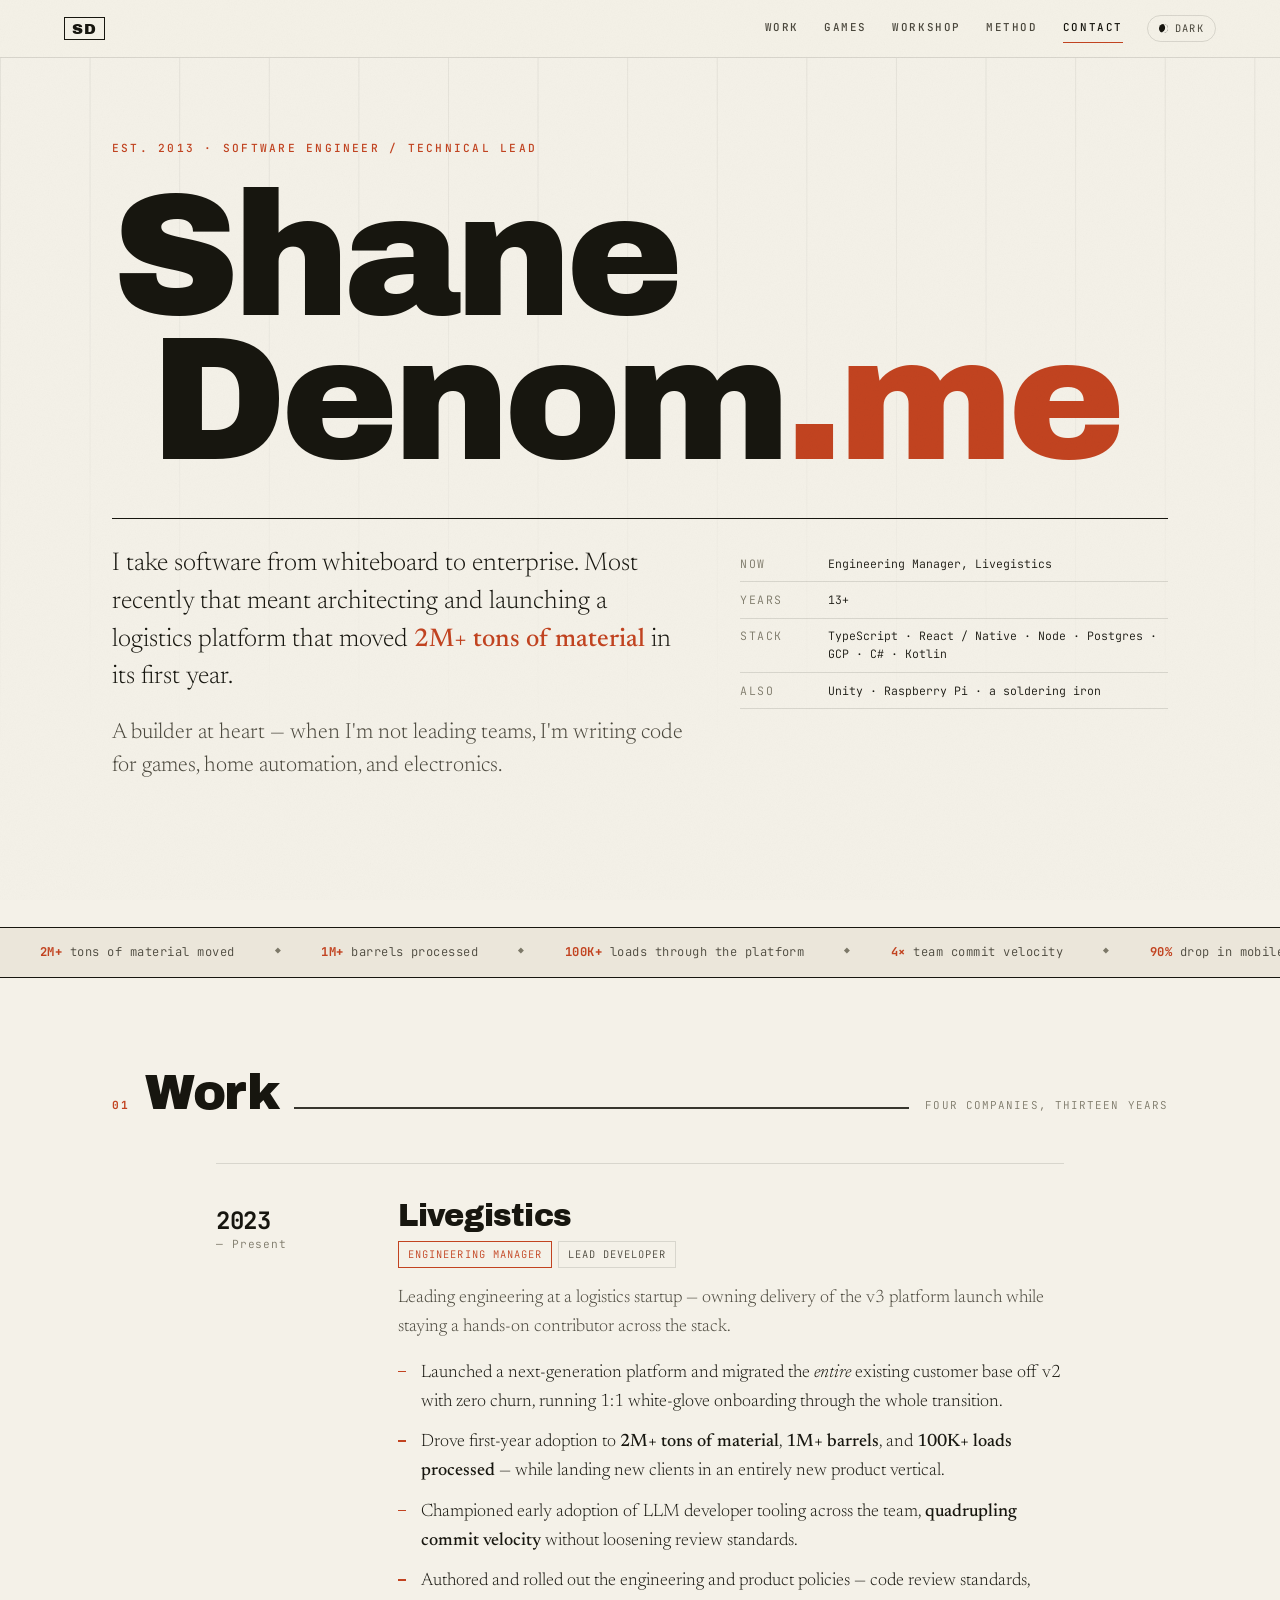
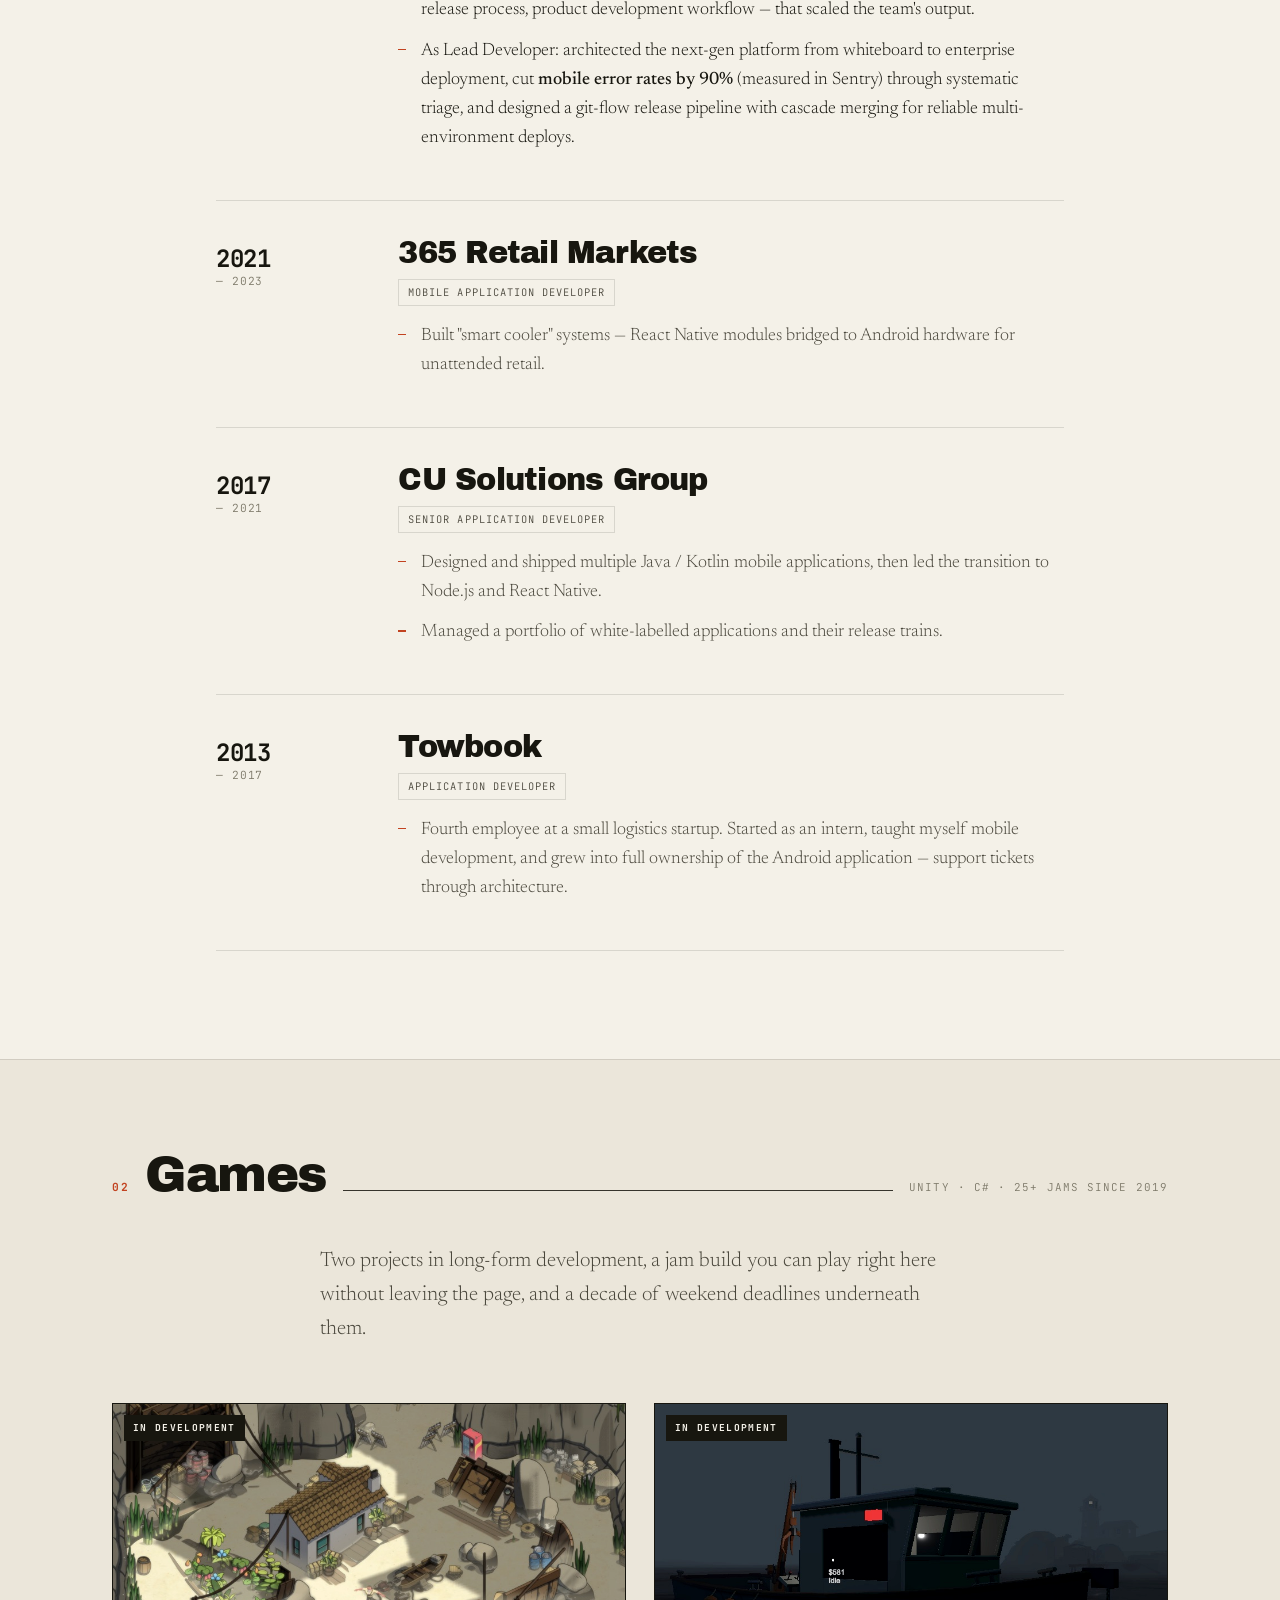
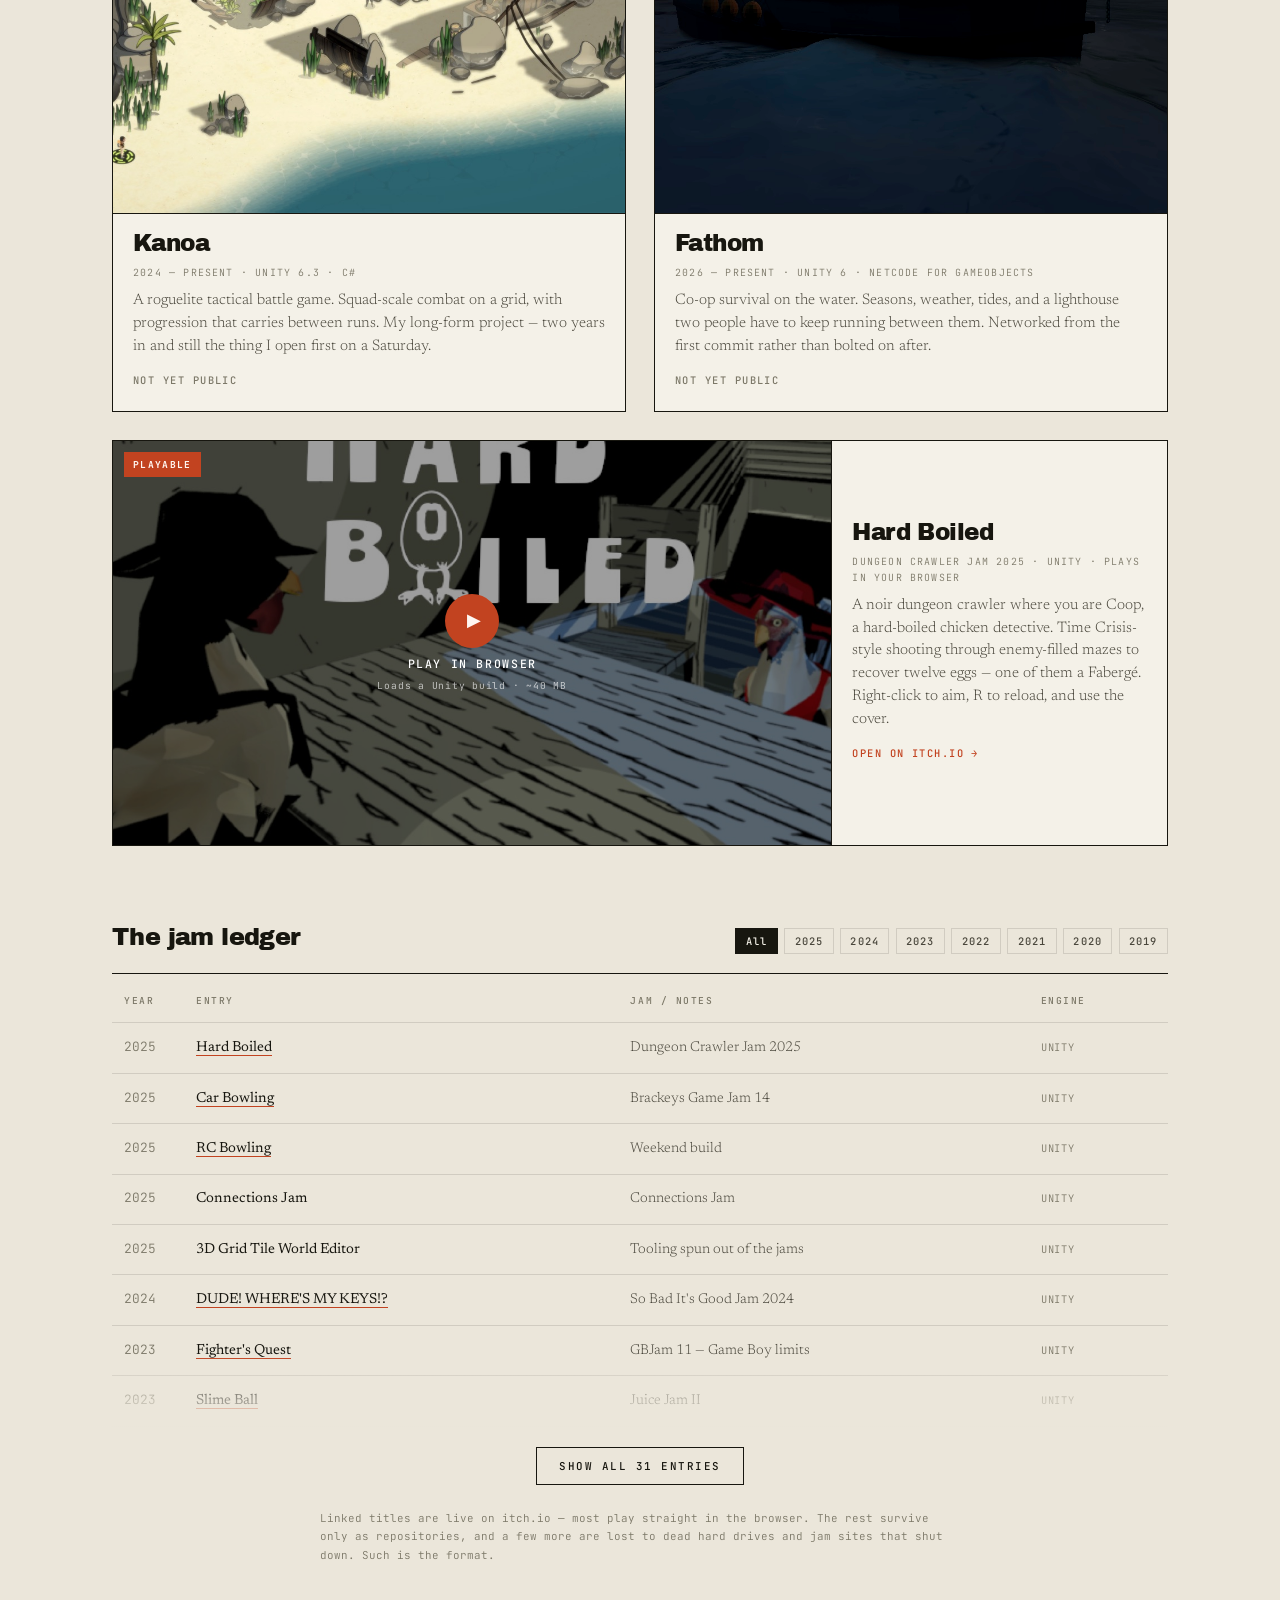
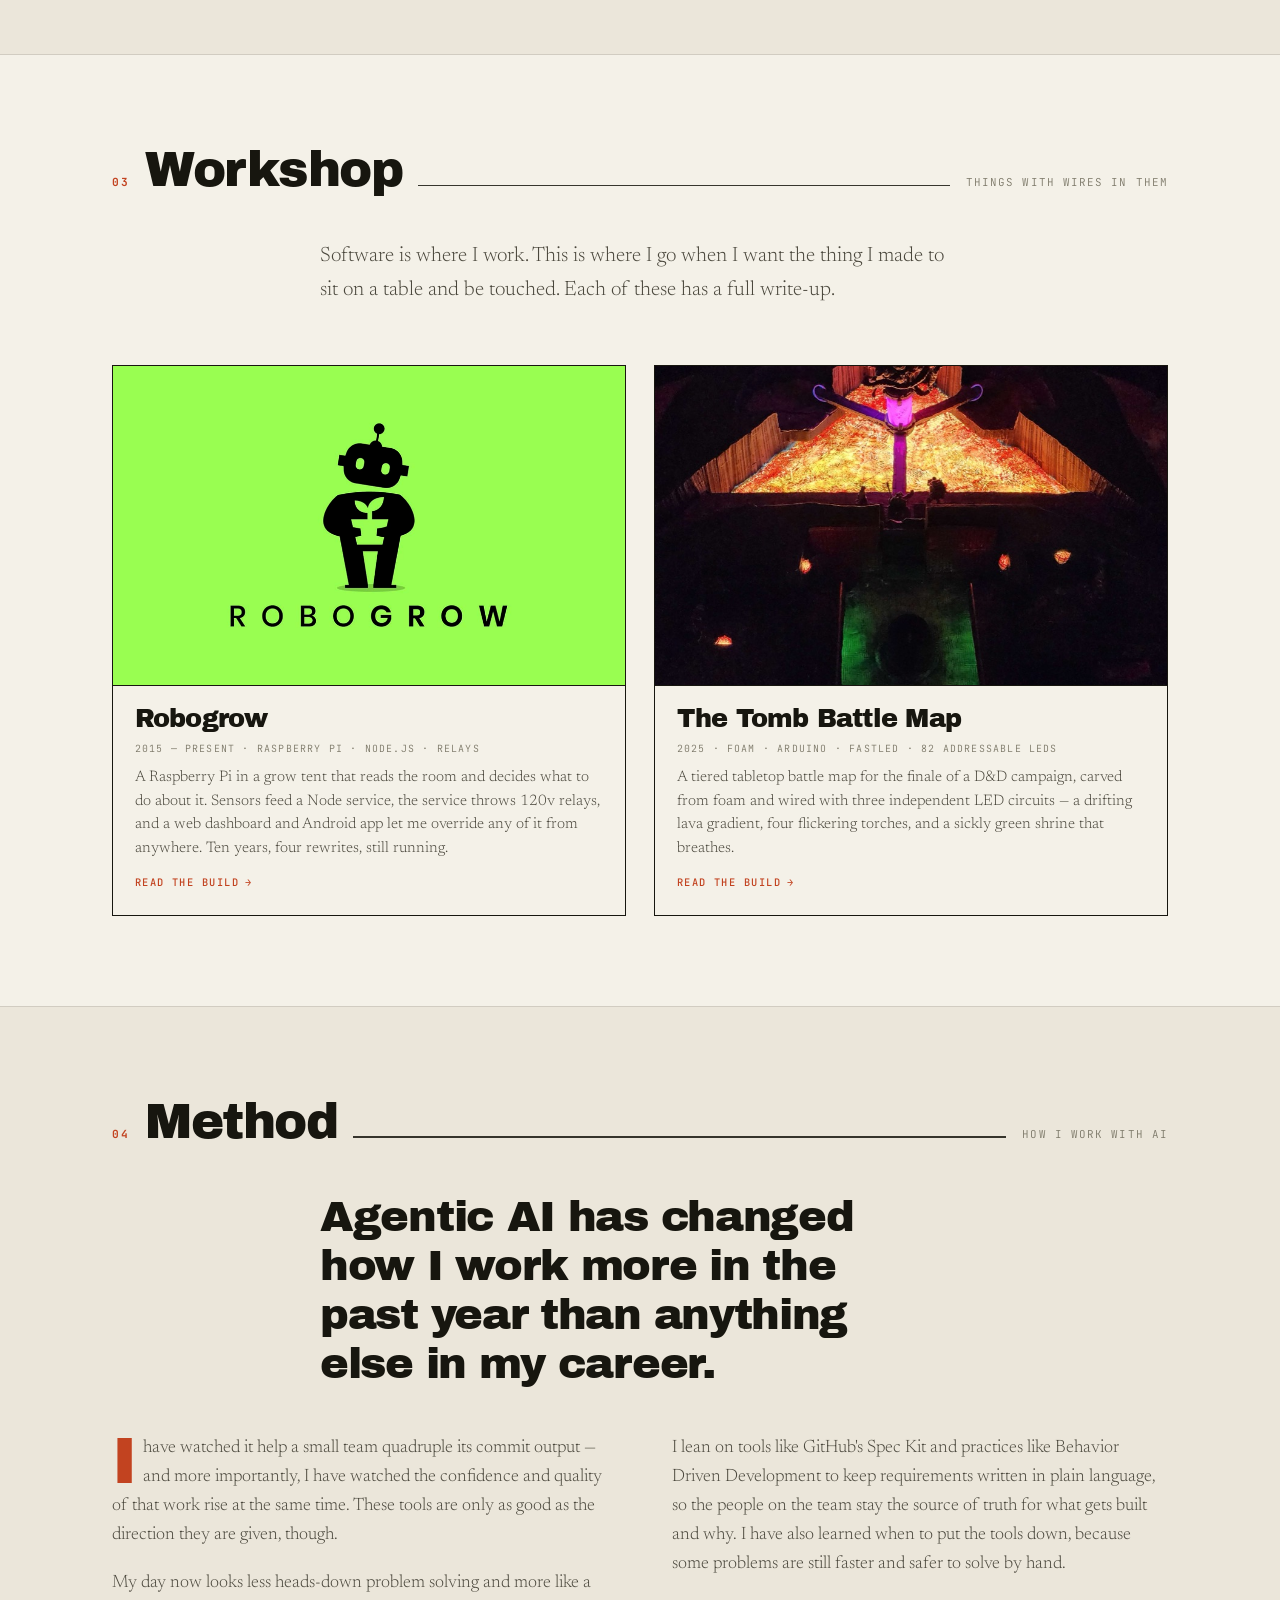
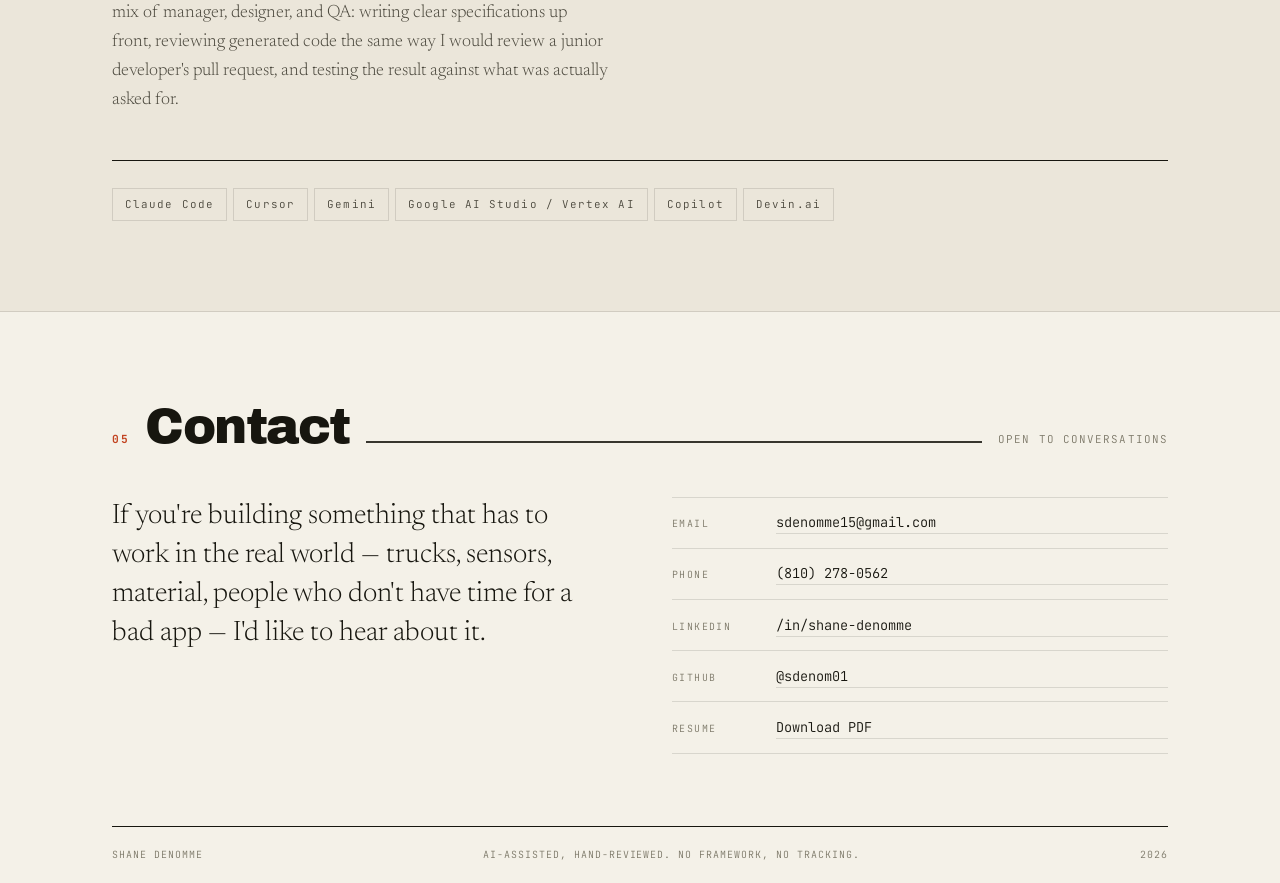
<file: index.html>
<!DOCTYPE html>
<html lang="en" data-theme="light">
<head>
<meta charset="utf-8">
<meta name="viewport" content="width=device-width, initial-scale=1">
<title>Shane Denomme — Software Engineer &amp; Technical Lead</title>
<meta name="description" content="Engineering leader, 13+ years. Architected a logistics platform that moved 2M+ tons of material in its first year. Games, home automation, electronics.">
<link rel="canonical" href="https://shanedenom.me/">
<meta property="og:title" content="Shane Denomme — Software Engineer &amp; Technical Lead">
<meta property="og:description" content="13+ years taking software from whiteboard to enterprise. Games, home automation, electronics.">
<meta property="og:type" content="website">
<meta property="og:url" content="https://shanedenom.me/">
<link rel="icon" href="data:image/svg+xml,<svg xmlns='http://www.w3.org/2000/svg' viewBox='0 0 100 100'><rect width='100' height='100' fill='%23141310'/><text y='.9em' x='.08em' font-size='86' font-family='Georgia,serif' font-weight='700' fill='%23D9542B'>S</text></svg>">
<link rel="preconnect" href="https://fonts.googleapis.com">
<link rel="preconnect" href="https://fonts.gstatic.com" crossorigin>
<link href="https://fonts.googleapis.com/css2?family=Archivo+Black&family=Newsreader:ital,opsz,wght@0,6..72,300;0,6..72,400;0,6..72,500;1,6..72,300;1,6..72,400&family=JetBrains+Mono:wght@400;500;700&display=swap" rel="stylesheet">
<link rel="stylesheet" href="styles.css">
<script>
/* Set theme and mark JS-available before first paint: no flash of the wrong
   theme, and .reveal stays visible if main.js never loads. */
(function(){var d=document.documentElement;d.classList.add("js");try{
d.dataset.theme=localStorage.getItem("theme")||(matchMedia("(prefers-color-scheme:dark)").matches?"dark":"light");
}catch(e){}})();
</script>
</head>
<body>

<a class="skip" href="#work">Skip to content</a>

<!-- ── film grain ─────────────────────────────────────────── -->
<svg class="grain" aria-hidden="true" focusable="false">
  <filter id="grainFilter">
    <feTurbulence type="fractalNoise" baseFrequency="0.85" numOctaves="3" stitchTiles="stitch"/>
    <feColorMatrix type="saturate" values="0"/>
  </filter>
  <rect width="100%" height="100%" filter="url(#grainFilter)"/>
</svg>

<!-- ── nav ────────────────────────────────────────────────── -->
<header class="topbar">
  <a class="mark" href="#top"><span>SD</span></a>
  <nav aria-label="Sections">
    <a href="#work">Work</a>
    <a href="#games">Games</a>
    <a href="#workshop">Workshop</a>
    <a href="#method">Method</a>
    <a href="#contact">Contact</a>
  </nav>
  <button id="theme" class="theme" type="button" aria-label="Switch to dark theme" aria-pressed="false">
    <span class="theme-dot"></span><span class="theme-txt">Dark</span>
  </button>
</header>

<main id="top">

<!-- ══ HERO ═══════════════════════════════════════════════ -->
<section class="hero">
  <div class="hero-grid" aria-hidden="true"></div>

  <div class="hero-inner">
    <p class="eyebrow reveal">Est. 2013 · Software Engineer / Technical Lead</p>

    <h1 class="bigname reveal" aria-label="Shane Denomme">
      <span class="ln">Shane</span>
      <span class="ln ln-2">Denom<em class="dot">.me</em></span>
    </h1>

    <div class="hero-cols">
      <p class="lede reveal">
        I take software from whiteboard to enterprise. Most recently that meant
        architecting and launching a logistics platform that moved
        <strong>2M+ tons of material</strong> in its first year.
        <span class="lede-b">A builder at heart — when I'm not leading teams, I'm
        writing code for games, home automation, and electronics.</span>
      </p>

      <dl class="spec reveal">
        <div><dt>Now</dt><dd>Engineering Manager, Livegistics</dd></div>
        <div><dt>Years</dt><dd>13+</dd></div>
        <div><dt>Stack</dt><dd>TypeScript · React / Native · Node · Postgres · GCP · C# · Kotlin</dd></div>
        <div><dt>Also</dt><dd>Unity · Raspberry Pi · a soldering iron</dd></div>
      </dl>
    </div>

    <div class="hero-cta reveal">
      <a class="btn btn-solid" href="#games">See what I've built</a>
      <a class="btn" href="assets/shane-denomme-resume-2026.pdf" download>Resume <span class="btn-meta">PDF</span></a>
    </div>
  </div>

  <!-- stat ticker -->
  <div class="ticker" aria-label="Career highlights">
    <div class="ticker-track">
      <span class="tk"><b>2M+</b> tons of material moved</span><i>◆</i>
      <span class="tk"><b>1M+</b> barrels processed</span><i>◆</i>
      <span class="tk"><b>100K+</b> loads through the platform</span><i>◆</i>
      <span class="tk"><b>4×</b> team commit velocity</span><i>◆</i>
      <span class="tk"><b>90%</b> drop in mobile error rate</span><i>◆</i>
      <span class="tk"><b>25+</b> completed game jams</span><i>◆</i>
      <span class="tk"><b>0</b> customers churned in the v2 → v3 migration</span><i>◆</i>
    </div>
  </div>
</section>

<!-- ══ WORK ═══════════════════════════════════════════════ -->
<section id="work" class="band">
  <div class="secthead reveal">
    <span class="num">01</span>
    <h2>Work</h2>
    <span class="rule"></span>
    <span class="note">Four companies, thirteen years</span>
  </div>

  <ol class="manifest">
    <li class="job reveal is-lead">
      <div class="job-when"><span class="yr">2023</span><span class="to">— Present</span></div>
      <div class="job-body">
        <h3>Livegistics</h3>
        <p class="roles"><span class="role role-now">Engineering Manager</span><span class="role">Lead Developer</span></p>
        <p class="job-sum">Leading engineering at a logistics startup — owning delivery of the v3
          platform launch while staying a hands-on contributor across the stack.</p>
        <ul class="bullets">
          <li>Launched a next-generation platform and migrated the <em>entire</em> existing
              customer base off v2 with zero churn, running 1:1 white-glove onboarding
              through the whole transition.</li>
          <li>Drove first-year adoption to <b>2M+ tons of material</b>, <b>1M+ barrels</b>, and
              <b>100K+ loads processed</b> — while landing new clients in an entirely new
              product vertical.</li>
          <li>Championed early adoption of LLM developer tooling across the team,
              <b>quadrupling commit velocity</b> without loosening review standards.</li>
          <li>Authored and rolled out the engineering and product policies — code review
              standards, release process, product development workflow — that scaled the
              team's output.</li>
          <li>As Lead Developer: architected the next-gen platform from whiteboard to
              enterprise deployment, cut <b>mobile error rates by 90%</b> (measured in Sentry)
              through systematic triage, and designed a git-flow release pipeline with
              cascade merging for reliable multi-environment deploys.</li>
        </ul>
      </div>
    </li>

    <li class="job reveal">
      <div class="job-when"><span class="yr">2021</span><span class="to">— 2023</span></div>
      <div class="job-body">
        <h3>365 Retail Markets</h3>
        <p class="roles"><span class="role">Mobile Application Developer</span></p>
        <ul class="bullets">
          <li>Built "smart cooler" systems — React Native modules bridged to Android
              hardware for unattended retail.</li>
        </ul>
      </div>
    </li>

    <li class="job reveal">
      <div class="job-when"><span class="yr">2017</span><span class="to">— 2021</span></div>
      <div class="job-body">
        <h3>CU Solutions Group</h3>
        <p class="roles"><span class="role">Senior Application Developer</span></p>
        <ul class="bullets">
          <li>Designed and shipped multiple Java / Kotlin mobile applications, then led the
              transition to Node.js and React Native.</li>
          <li>Managed a portfolio of white-labelled applications and their release trains.</li>
        </ul>
      </div>
    </li>

    <li class="job reveal">
      <div class="job-when"><span class="yr">2013</span><span class="to">— 2017</span></div>
      <div class="job-body">
        <h3>Towbook</h3>
        <p class="roles"><span class="role">Application Developer</span></p>
        <ul class="bullets">
          <li>Fourth employee at a small logistics startup. Started as an intern, taught
              myself mobile development, and grew into full ownership of the Android
              application — support tickets through architecture.</li>
        </ul>
      </div>
    </li>
  </ol>
</section>

<!-- ══ GAMES ══════════════════════════════════════════════ -->
<section id="games" class="band band-alt">
  <div class="secthead reveal">
    <span class="num">02</span>
    <h2>Games</h2>
    <span class="rule"></span>
    <span class="note">Unity · C# · 25+ jams since 2019</span>
  </div>

  <p class="band-intro reveal">Two projects in long-form development, a jam build you can play
     right here without leaving the page, and a decade of weekend deadlines underneath them.</p>

  <div id="featured" class="featured"><!-- rendered from main.js --></div>

  <!-- ── jam ledger ── -->
  <div class="ledger-head reveal">
    <h3>The jam ledger</h3>
    <div class="filters" id="filters" role="group" aria-label="Filter by year"></div>
  </div>
  <div class="ledger-wrap reveal" id="ledger-wrap">
    <table class="ledger">
      <caption class="sr-only">Game jam entries by year</caption>
      <thead>
        <tr><th scope="col">Year</th><th scope="col">Entry</th><th scope="col">Jam / Notes</th><th scope="col">Engine</th></tr>
      </thead>
      <tbody id="ledger-body"></tbody>
    </table>
  </div>
  <button id="ledger-more" class="more reveal" type="button" aria-expanded="false" aria-controls="ledger-body"></button>

  <p class="ledger-foot reveal">Linked titles are live on itch.io — most play straight in the
     browser. The rest survive only as repositories, and a few more are lost to dead hard drives
     and jam sites that shut down. Such is the format.</p>
</section>

<!-- ══ WORKSHOP ═════════════════════════════════════════ -->
<section id="workshop" class="band">
  <div class="secthead reveal">
    <span class="num">03</span>
    <h2>Workshop</h2>
    <span class="rule"></span>
    <span class="note">Things with wires in them</span>
  </div>

  <p class="band-intro reveal">Software is where I work. This is where I go when I want the
     thing I made to sit on a table and be touched. Each of these has a full write-up.</p>

  <div class="shelf">
    <a class="shelf-card reveal" href="robogrow/">
      <div class="shelf-media">
        <img src="assets/robogrow/logo.png" alt="Robogrow logo — a robot cradling a potted seedling" loading="lazy" decoding="async">
      </div>
      <div class="shelf-body">
        <h3>Robogrow</h3>
        <p class="shelf-meta">2015 — present · Raspberry Pi · Node.js · Relays</p>
        <p class="shelf-desc">A Raspberry Pi in a grow tent that reads the room and decides what
           to do about it. Sensors feed a Node service, the service throws 120v relays, and a web
           dashboard and Android app let me override any of it from anywhere. Ten years, four
           rewrites, still running.</p>
        <span class="shelf-go">Read the build</span>
      </div>
    </a>

    <a class="shelf-card reveal" href="terrain/">
      <div class="shelf-media">
        <img src="assets/terrain/hero.jpg" alt="The finished battle map lit at night, lava field glowing beneath a green-lit shrine" loading="lazy" decoding="async">
      </div>
      <div class="shelf-body">
        <h3>The Tomb Battle Map</h3>
        <p class="shelf-meta">2025 · Foam · Arduino · FastLED · 82 addressable LEDs</p>
        <p class="shelf-desc">A tiered tabletop battle map for the finale of a D&amp;D campaign, carved from foam and wired with three independent LED circuits — a drifting
           lava gradient, four flickering torches, and a sickly green shrine that breathes.</p>
        <span class="shelf-go">Read the build</span>
      </div>
    </a>
  </div>
</section>

<!-- ══ METHOD ═════════════════════════════════════════════ -->
<section id="method" class="band band-alt">
  <div class="secthead reveal">
    <span class="num">04</span>
    <h2>Method</h2>
    <span class="rule"></span>
    <span class="note">How I work with AI</span>
  </div>

  <div class="essay">
    <p class="pull reveal">Agentic AI has changed how I work more in the past year than anything
       else in my career.</p>

    <div class="essay-cols">
      <p class="reveal">I have watched it help a small team quadruple its commit output — and
         more importantly, I have watched the confidence and quality of that work rise at the
         same time. These tools are only as good as the direction they are given, though.</p>

      <p class="reveal">My day now looks less heads-down problem solving and more like a mix of
         manager, designer, and QA: writing clear specifications up front, reviewing generated
         code the same way I would review a junior developer's pull request, and testing the
         result against what was actually asked for.</p>

      <p class="reveal">I lean on tools like GitHub's Spec Kit and practices like Behavior
         Driven Development to keep requirements written in plain language, so the people on
         the team stay the source of truth for what gets built and why. I have also learned
         when to put the tools down, because some problems are still faster and safer to solve
         by hand.</p>
    </div>

    <ul class="toolrow reveal" aria-label="Tools I use">
      <li>Claude Code</li><li>Cursor</li><li>Gemini</li>
      <li>Google AI Studio / Vertex AI</li><li>Copilot</li><li>Devin.ai</li>
    </ul>
  </div>
</section>

<!-- ══ CONTACT ════════════════════════════════════════════ -->
<section id="contact" class="band band-end">
  <div class="secthead reveal">
    <span class="num">05</span>
    <h2>Contact</h2>
    <span class="rule"></span>
    <span class="note">Open to conversations</span>
  </div>

  <div class="contact-grid">
    <p class="contact-lede reveal">If you're building something that has to work in the real
       world — trucks, sensors, material, people who don't have time for a bad app — I'd like
       to hear about it.</p>

    <ul class="contact-list reveal">
      <li>
        <span class="ck">Email</span>
        <a class="cv" id="mail" href="#" data-u="sdenomme15" data-d="gmail.com">sdenomme15 [at] gmail.com</a>
      </li>
      <li><span class="ck">Phone</span><a class="cv" href="tel:+18102780562">(810) 278-0562</a></li>
      <li><span class="ck">LinkedIn</span><a class="cv" id="li" href="https://www.linkedin.com/in/shane-denomme-714606a8/">/in/shane-denomme</a></li>
      <li><span class="ck">GitHub</span><a class="cv" href="https://github.com/sdenom01">@sdenom01</a></li>
      <li><span class="ck">Resume</span><a class="cv" href="assets/shane-denomme-resume-2026.pdf" download>Download PDF</a></li>
    </ul>
  </div>

  <footer class="foot">
    <span>Shane Denomme</span>
    <span class="foot-mid">AI-assisted, hand-reviewed. No framework, no tracking.</span>
    <span id="year">2026</span>
  </footer>
</section>

</main>

<script src="main.js"></script>
</body>
</html>
</file>
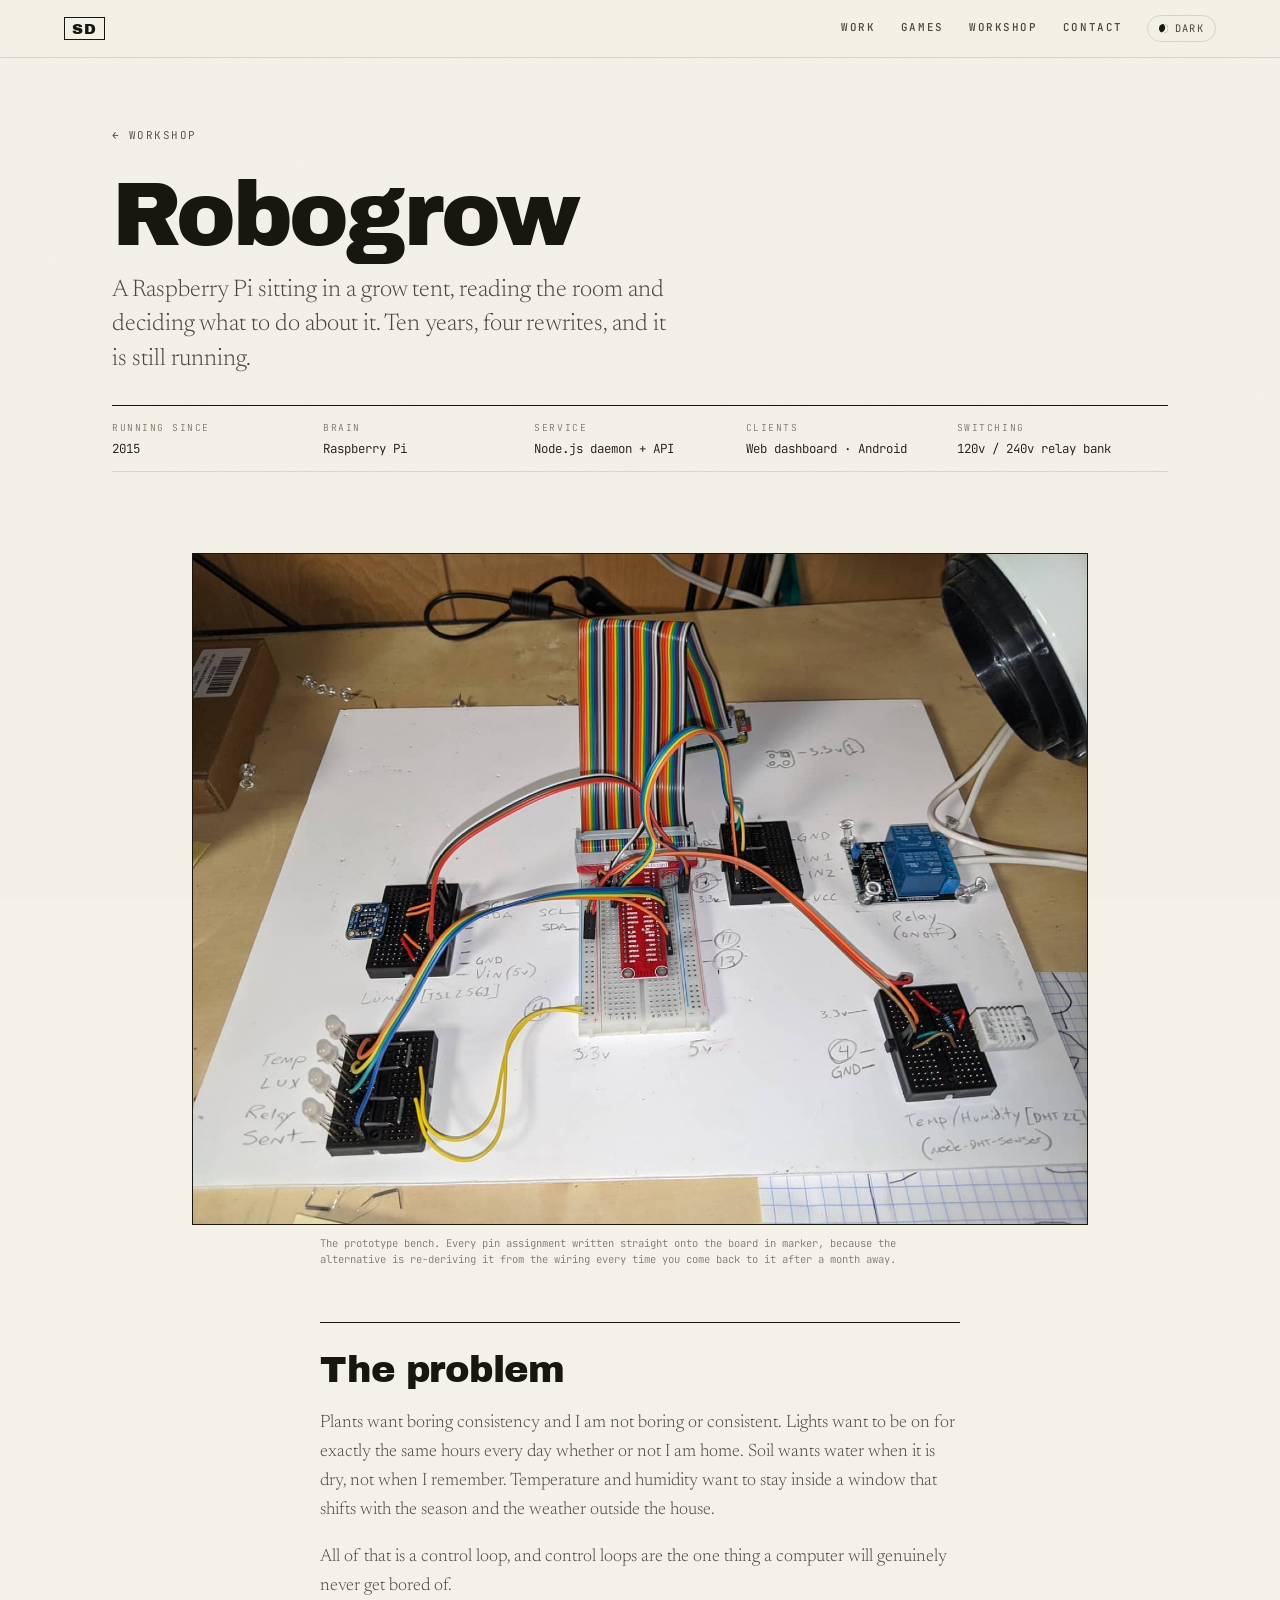
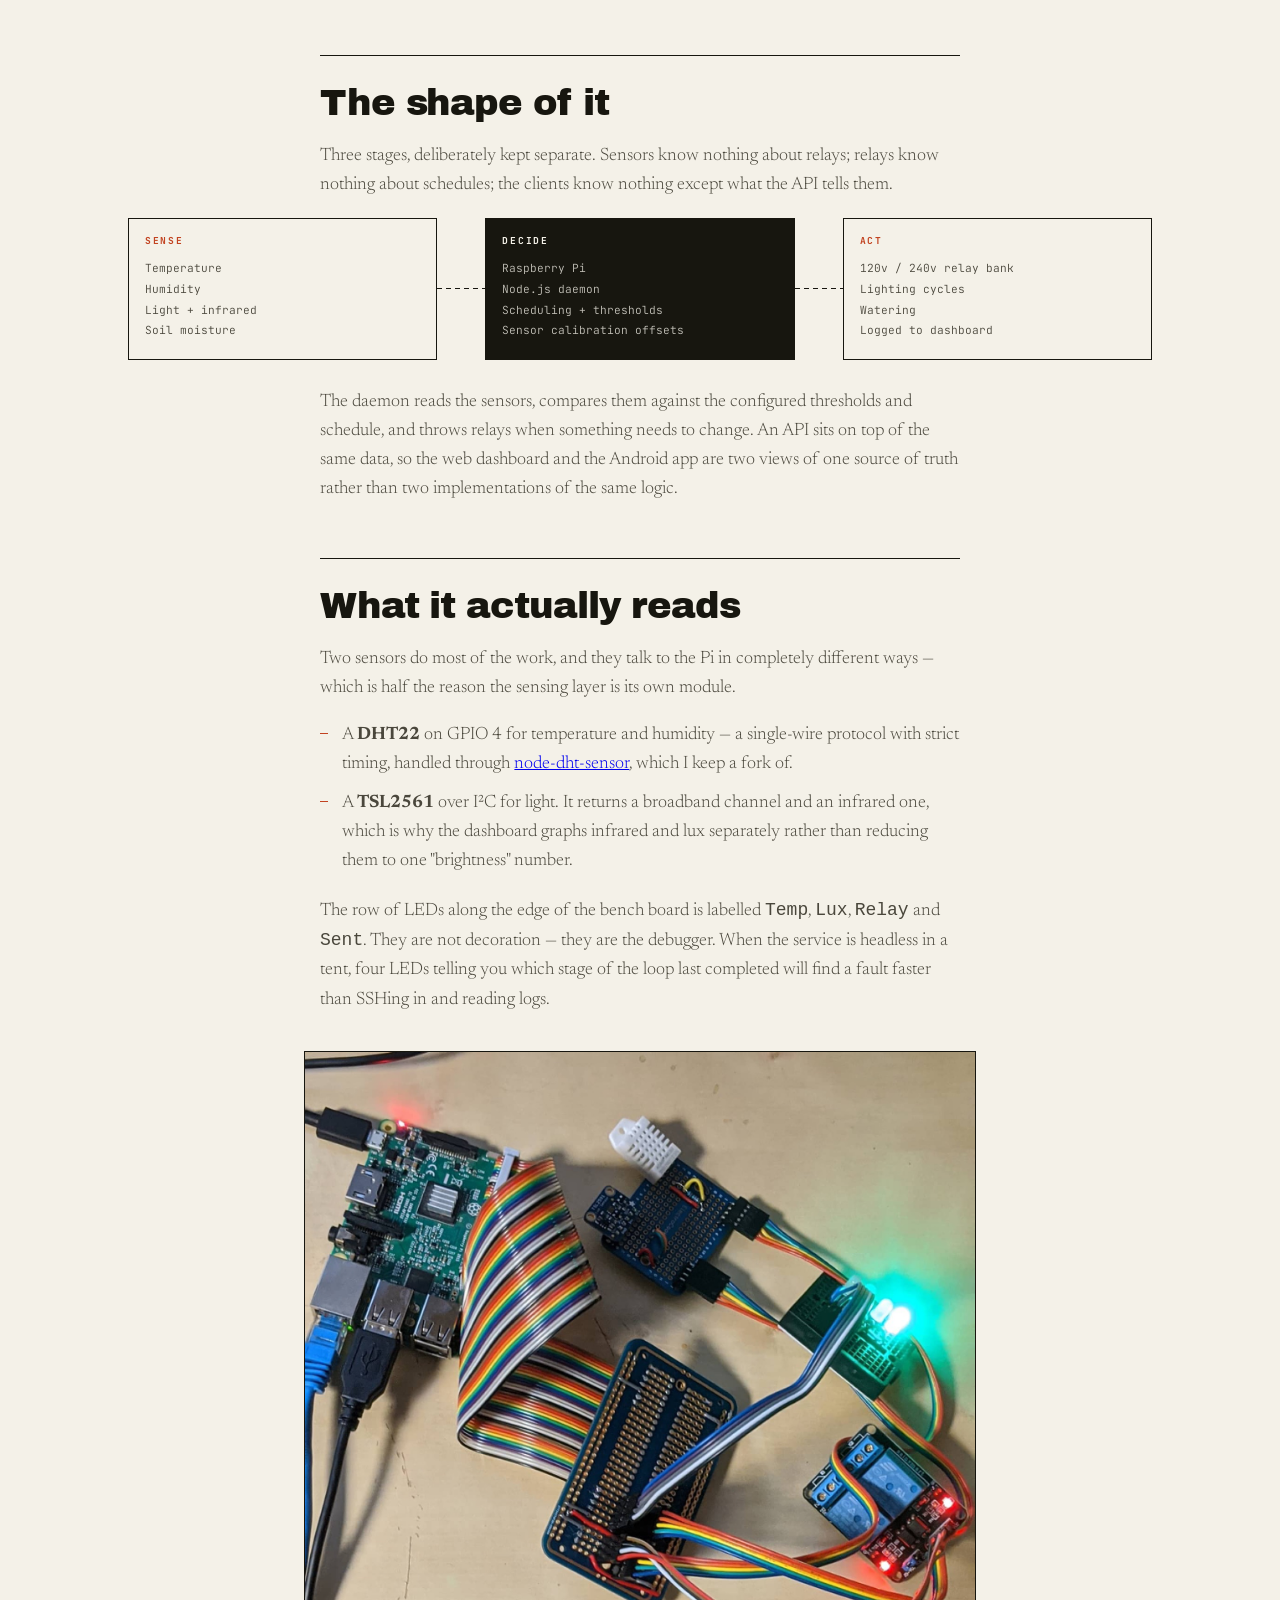
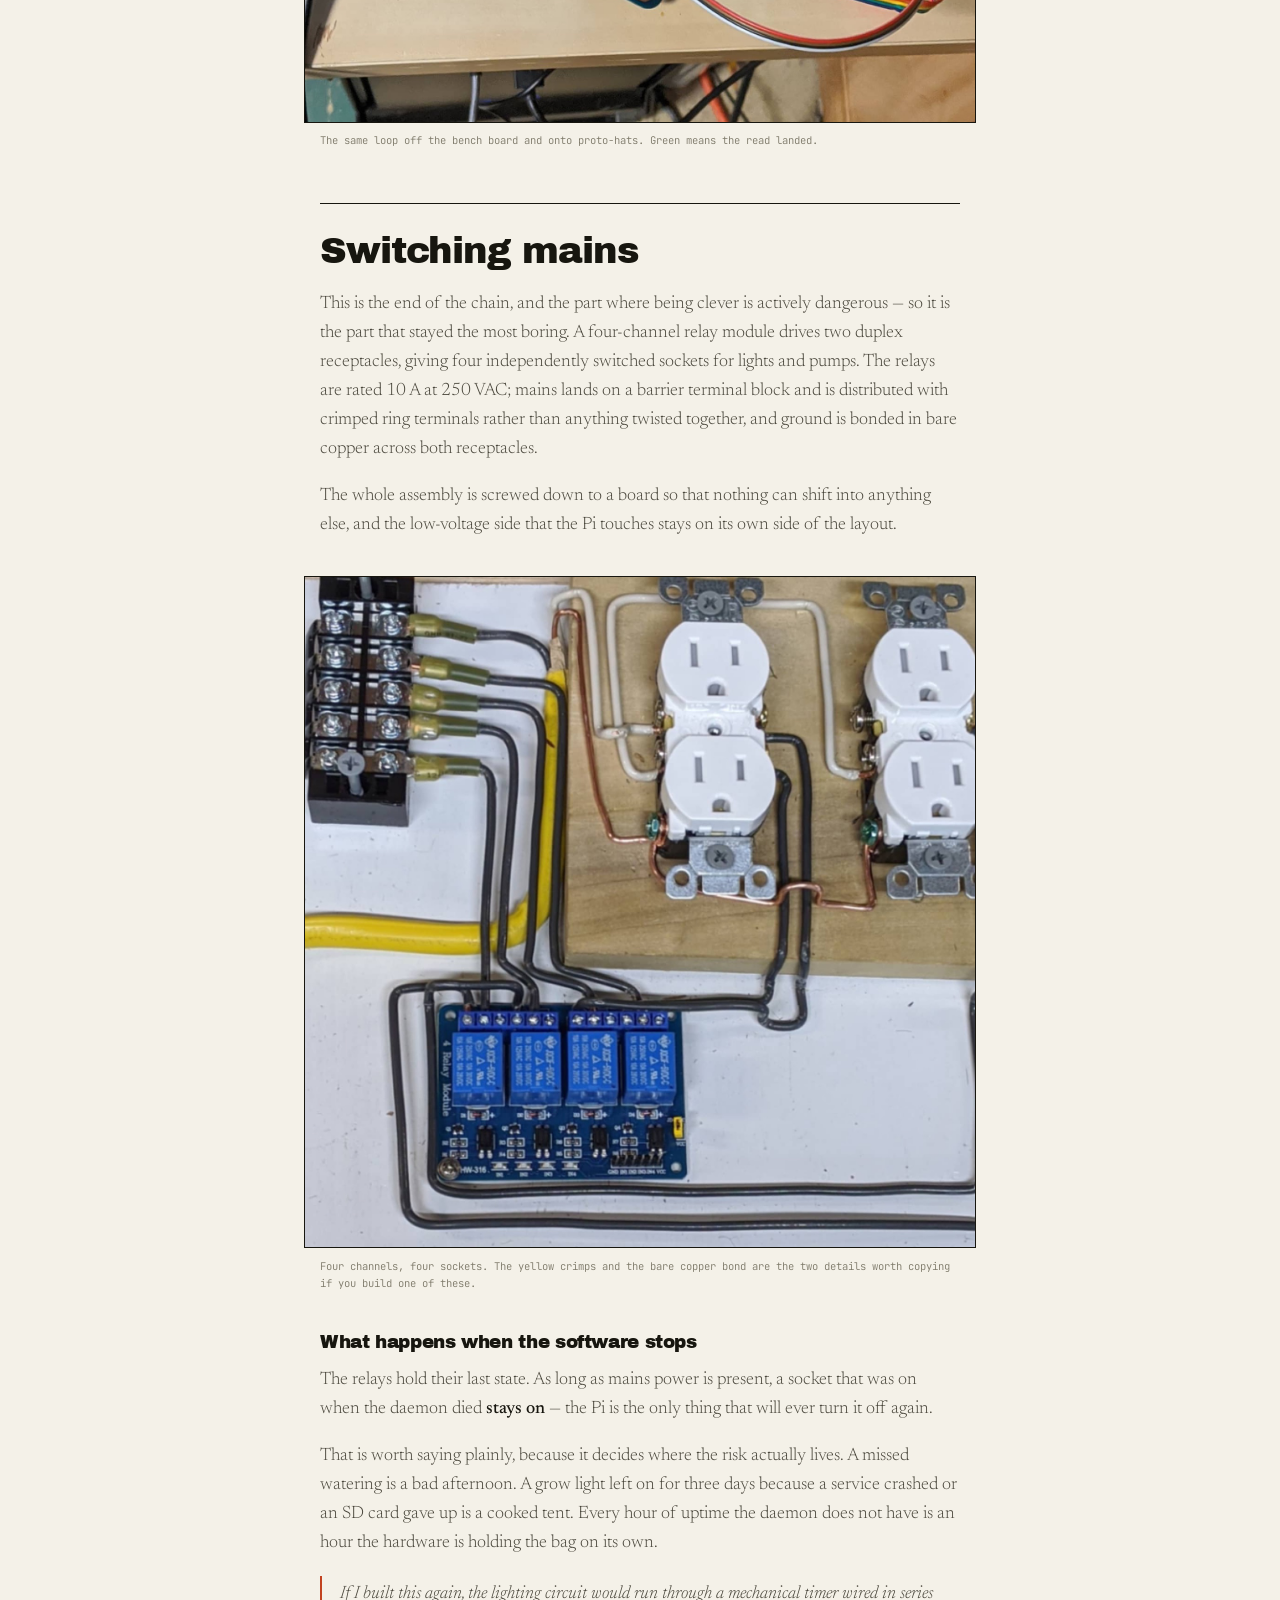
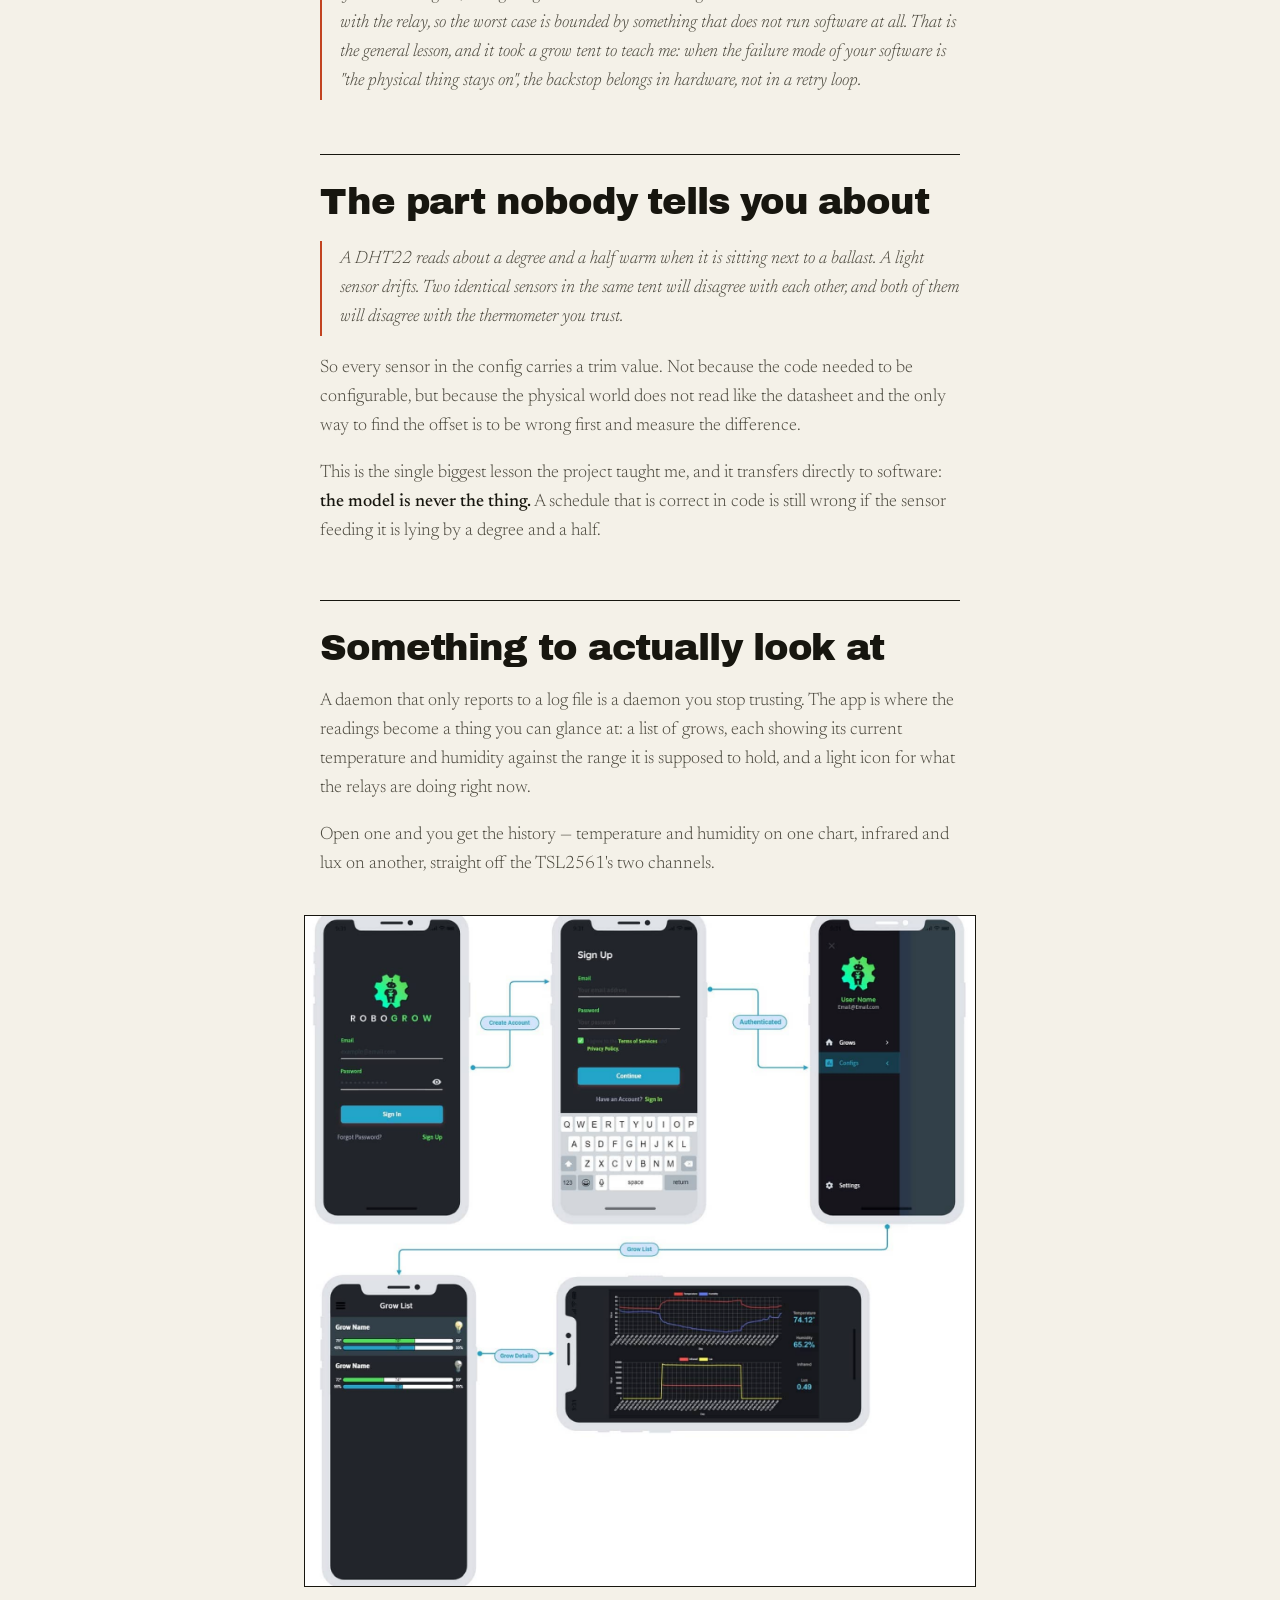
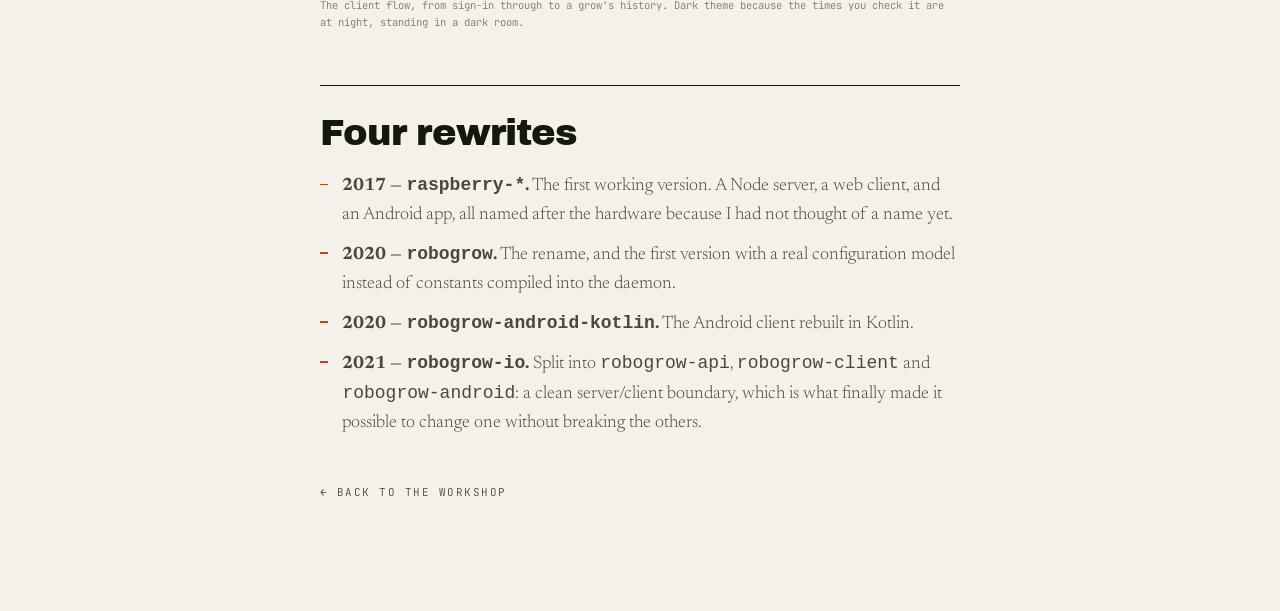
<file: robogrow/index.html>
<!DOCTYPE html>
<html lang="en" data-theme="light">
<head>
<meta charset="utf-8">
<meta name="viewport" content="width=device-width, initial-scale=1">
<title>Robogrow — Shane Denomme</title>
<meta name="description" content="Modular garden automation on a Raspberry Pi: sensors, relay control for lighting and watering, a web dashboard and an Android app. Ten years and four rewrites.">
<link rel="icon" href="data:image/svg+xml,<svg xmlns='http://www.w3.org/2000/svg' viewBox='0 0 100 100'><rect width='100' height='100' fill='%23141310'/><text y='.9em' x='.08em' font-size='86' font-family='Georgia,serif' font-weight='700' fill='%23D9542B'>S</text></svg>">
<link rel="preconnect" href="https://fonts.googleapis.com">
<link rel="preconnect" href="https://fonts.gstatic.com" crossorigin>
<link href="https://fonts.googleapis.com/css2?family=Archivo+Black&family=Newsreader:ital,opsz,wght@0,6..72,300;0,6..72,400;0,6..72,500;1,6..72,300;1,6..72,400&family=JetBrains+Mono:wght@400;500;700&display=swap" rel="stylesheet">
<link rel="stylesheet" href="../styles.css">
<script>
(function(){var d=document.documentElement;d.classList.add("js");try{
d.dataset.theme=localStorage.getItem("theme")||(matchMedia("(prefers-color-scheme:dark)").matches?"dark":"light");
}catch(e){}})();
</script>
</head>
<body>

<svg class="grain" aria-hidden="true" focusable="false">
  <filter id="grainFilter">
    <feTurbulence type="fractalNoise" baseFrequency="0.85" numOctaves="3" stitchTiles="stitch"/>
    <feColorMatrix type="saturate" values="0"/>
  </filter>
  <rect width="100%" height="100%" filter="url(#grainFilter)"/>
</svg>

<header class="topbar">
  <a class="mark" href="../"><span>SD</span></a>
  <nav aria-label="Sections">
    <a href="../#work">Work</a>
    <a href="../#games">Games</a>
    <a href="../#workshop">Workshop</a>
    <a href="../#contact">Contact</a>
  </nav>
  <button id="theme" class="theme" type="button" aria-label="Switch to dark theme" aria-pressed="false">
    <span class="theme-dot"></span><span class="theme-txt">Dark</span>
  </button>
</header>

<main>

<section class="phead">
  <div class="phead-in">
    <a class="back" href="../#workshop">Workshop</a>

    <h1>Robogrow</h1>

    <p class="sub">A Raspberry Pi sitting in a grow tent, reading the room and deciding what to
       do about it. Ten years, four rewrites, and it is still running.</p>

    <dl class="pfacts">
      <div><dt>Running since</dt><dd>2015</dd></div>
      <div><dt>Brain</dt><dd>Raspberry Pi</dd></div>
      <div><dt>Service</dt><dd>Node.js daemon + API</dd></div>
      <div><dt>Clients</dt><dd>Web dashboard · Android</dd></div>
      <div><dt>Switching</dt><dd>120v / 240v relay bank</dd></div>
    </dl>
  </div>
</section>

<div class="pbody">

  <figure>
    <img src="../assets/robogrow/bench.jpg" alt="A white board on a workbench holding a Raspberry Pi GPIO breakout on a breadboard, wired out to a TSL2561 light sensor, a DHT22 temperature and humidity sensor, a two-channel relay module and a row of status LEDs, with pin assignments written on the board in marker.">
    <figcaption>The prototype bench. Every pin assignment written straight onto the board in
      marker, because the alternative is re-deriving it from the wiring every time you come
      back to it after a month away.</figcaption>
  </figure>

  <h2>The problem</h2>

  <p>Plants want boring consistency and I am not boring or consistent. Lights want to be on for
     exactly the same hours every day whether or not I am home. Soil wants water when it is dry,
     not when I remember. Temperature and humidity want to stay inside a window that shifts with
     the season and the weather outside the house.</p>

  <p>All of that is a control loop, and control loops are the one thing a computer will
     genuinely never get bored of.</p>

  <h2>The shape of it</h2>

  <p>Three stages, deliberately kept separate. Sensors know nothing about relays; relays know
     nothing about schedules; the clients know nothing except what the API tells them.</p>

  <div class="schematic">
    <div class="node node-sense">
      <span class="node-label">Sense</span>
      <ul><li>Temperature</li><li>Humidity</li><li>Light + infrared</li><li>Soil moisture</li></ul>
    </div>
    <div class="wire" aria-hidden="true"><span></span></div>
    <div class="node node-brain">
      <span class="node-label">Decide</span>
      <ul><li>Raspberry Pi</li><li>Node.js daemon</li><li>Scheduling + thresholds</li><li>Sensor calibration offsets</li></ul>
    </div>
    <div class="wire" aria-hidden="true"><span></span></div>
    <div class="node node-act">
      <span class="node-label">Act</span>
      <ul><li>120v / 240v relay bank</li><li>Lighting cycles</li><li>Watering</li><li>Logged to dashboard</li></ul>
    </div>
  </div>

  <p>The daemon reads the sensors, compares them against the configured thresholds and
     schedule, and throws relays when something needs to change. An API sits on top of the same
     data, so the web dashboard and the Android app are two views of one source of truth rather
     than two implementations of the same logic.</p>

  <h2>What it actually reads</h2>

  <p>Two sensors do most of the work, and they talk to the Pi in completely different
     ways — which is half the reason the sensing layer is its own module.</p>

  <ul>
    <li>A <strong>DHT22</strong> on GPIO 4 for temperature and humidity — a single-wire
        protocol with strict timing, handled through
        <a href="https://github.com/sdenom01/node-dht-sensor" target="_blank" rel="noopener">node-dht-sensor</a>,
        which I keep a fork of.</li>
    <li>A <strong>TSL2561</strong> over I²C for light. It returns a broadband channel and an
        infrared one, which is why the dashboard graphs infrared and lux separately rather than
        reducing them to one "brightness" number.</li>
  </ul>

  <p>The row of LEDs along the edge of the bench board is labelled <code>Temp</code>,
     <code>Lux</code>, <code>Relay</code> and <code>Sent</code>. They are not decoration —
     they are the debugger. When the service is headless in a tent, four LEDs telling you which
     stage of the loop last completed will find a fault faster than SSHing in and reading
     logs.</p>

  <figure>
    <img src="../assets/robogrow/pi.jpg" alt="A Raspberry Pi connected by a rainbow ribbon cable to prototyping boards carrying a DHT22 sensor, an LED indicator board glowing green, and a two-channel relay module with its status LEDs lit red.">
    <figcaption>The same loop off the bench board and onto proto-hats. Green means the read
      landed.</figcaption>
  </figure>

  <h2>Switching mains</h2>

  <p>This is the end of the chain, and the part where being clever is actively dangerous — so
     it is the part that stayed the most boring. A four-channel relay module drives two duplex
     receptacles, giving four independently switched sockets for lights and pumps. The relays
     are rated 10&nbsp;A at 250&nbsp;VAC; mains lands on a barrier terminal block and is
     distributed with crimped ring terminals rather than anything twisted together, and ground
     is bonded in bare copper across both receptacles.</p>

  <p>The whole assembly is screwed down to a board so that nothing can shift into anything else,
     and the low-voltage side that the Pi touches stays on its own side of the layout.</p>

  <figure>
    <img src="../assets/robogrow/mains.jpg" alt="A mains switching board: a black barrier terminal block with crimped ring terminals on the left, a four-channel blue relay module below, and two white duplex receptacles mounted to plywood with copper ground bonding between them.">
    <figcaption>Four channels, four sockets. The yellow crimps and the bare copper bond are the
      two details worth copying if you build one of these.</figcaption>
  </figure>

  <h3>What happens when the software stops</h3>

  <p>The relays hold their last state. As long as mains power is present, a socket that was on
     when the daemon died <strong>stays on</strong> — the Pi is the only thing that will ever
     turn it off again.</p>

  <p>That is worth saying plainly, because it decides where the risk actually lives. A missed
     watering is a bad afternoon. A grow light left on for three days because a service crashed
     or an SD card gave up is a cooked tent. Every hour of uptime the daemon does not have is an
     hour the hardware is holding the bag on its own.</p>

  <p class="callout">If I built this again, the lighting circuit would run through a mechanical
     timer wired in series with the relay, so the worst case is bounded by something that does
     not run software at all. That is the general lesson, and it took a grow tent to teach me:
     when the failure mode of your software is "the physical thing stays on", the backstop
     belongs in hardware, not in a retry loop.</p>

  <h2>The part nobody tells you about</h2>

  <p class="callout">A DHT22 reads about a degree and a half warm when it is sitting next to a
     ballast. A light sensor drifts. Two identical sensors in the same tent will disagree with
     each other, and both of them will disagree with the thermometer you trust.</p>

  <p>So every sensor in the config carries a trim value. Not because the code needed to be
     configurable, but because the physical world does not read like the datasheet and the only
     way to find the offset is to be wrong first and measure the difference.</p>

  <p>This is the single biggest lesson the project taught me, and it transfers directly to
     software: <strong>the model is never the thing.</strong> A schedule that is correct in code
     is still wrong if the sensor feeding it is lying by a degree and a half.</p>

  <h2>Something to actually look at</h2>

  <p>A daemon that only reports to a log file is a daemon you stop trusting. The app is where
     the readings become a thing you can glance at: a list of grows, each showing its current
     temperature and humidity against the range it is supposed to hold, and a light icon for
     what the relays are doing right now.</p>

  <p>Open one and you get the history — temperature and humidity on one chart, infrared and lux
     on another, straight off the TSL2561's two channels.</p>

  <figure>
    <img src="../assets/robogrow/app.png" alt="Five app screens connected by flow arrows: sign in with the Robogrow logo, sign up, a navigation drawer with Grows, Configs and Settings, a grow list showing temperature and humidity bars for each grow, and a landscape detail screen with temperature/humidity and infrared/lux charts.">
    <figcaption>The client flow, from sign-in through to a grow's history. Dark theme because
      the times you check it are at night, standing in a dark room.</figcaption>
  </figure>

  <h2>Four rewrites</h2>

  <ul>
    <li><strong>2017 — <code>raspberry-*</code>.</strong> The first working version. A Node
        server, a web client, and an Android app, all named after the hardware because I had
        not thought of a name yet.</li>
    <li><strong>2020 — <code>robogrow</code>.</strong> The rename, and the first version with a
        real configuration model instead of constants compiled into the daemon.</li>
    <li><strong>2020 — <code>robogrow-android-kotlin</code>.</strong> The Android client
        rebuilt in Kotlin.</li>
    <li><strong>2021 — <code>robogrow-io</code>.</strong> Split into
        <code>robogrow-api</code>, <code>robogrow-client</code> and
        <code>robogrow-android</code>: a clean server/client boundary, which is what finally
        made it possible to change one without breaking the others.</li>
  </ul>

  <p style="margin-top:2.5rem"><a class="back" href="../#workshop">Back to the workshop</a></p>

</div>
</main>

<script>
(function(){
  var btn=document.getElementById("theme");
  function set(t){
    document.documentElement.dataset.theme=t;
    var dark=t==="dark";
    btn.setAttribute("aria-pressed",dark);
    btn.setAttribute("aria-label","Switch to "+(dark?"light":"dark")+" theme");
    btn.querySelector(".theme-txt").textContent=dark?"Light":"Dark";
  }
  set(document.documentElement.dataset.theme||"light");
  btn.addEventListener("click",function(){
    var t=document.documentElement.dataset.theme==="dark"?"light":"dark";
    try{localStorage.setItem("theme",t);}catch(e){}
    set(t);
  });
})();
</script>
</body>
</html>
</file>
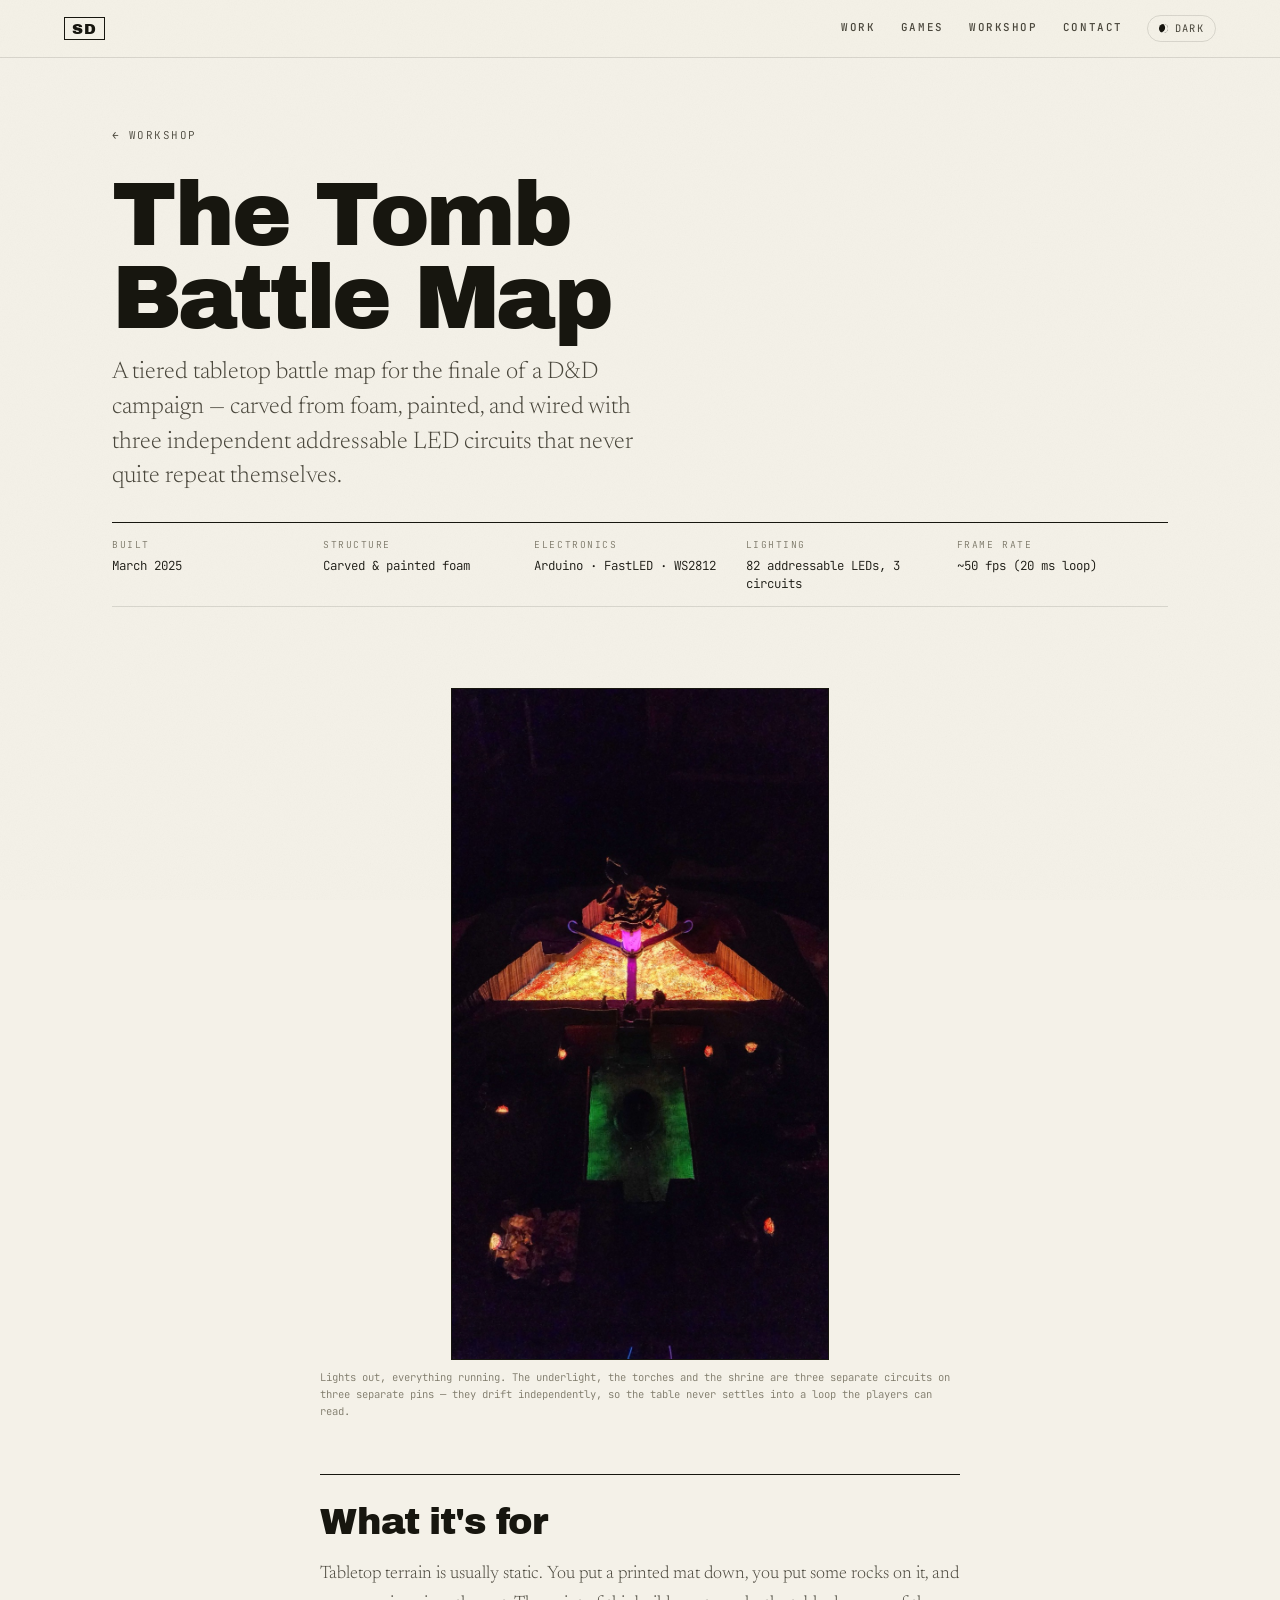
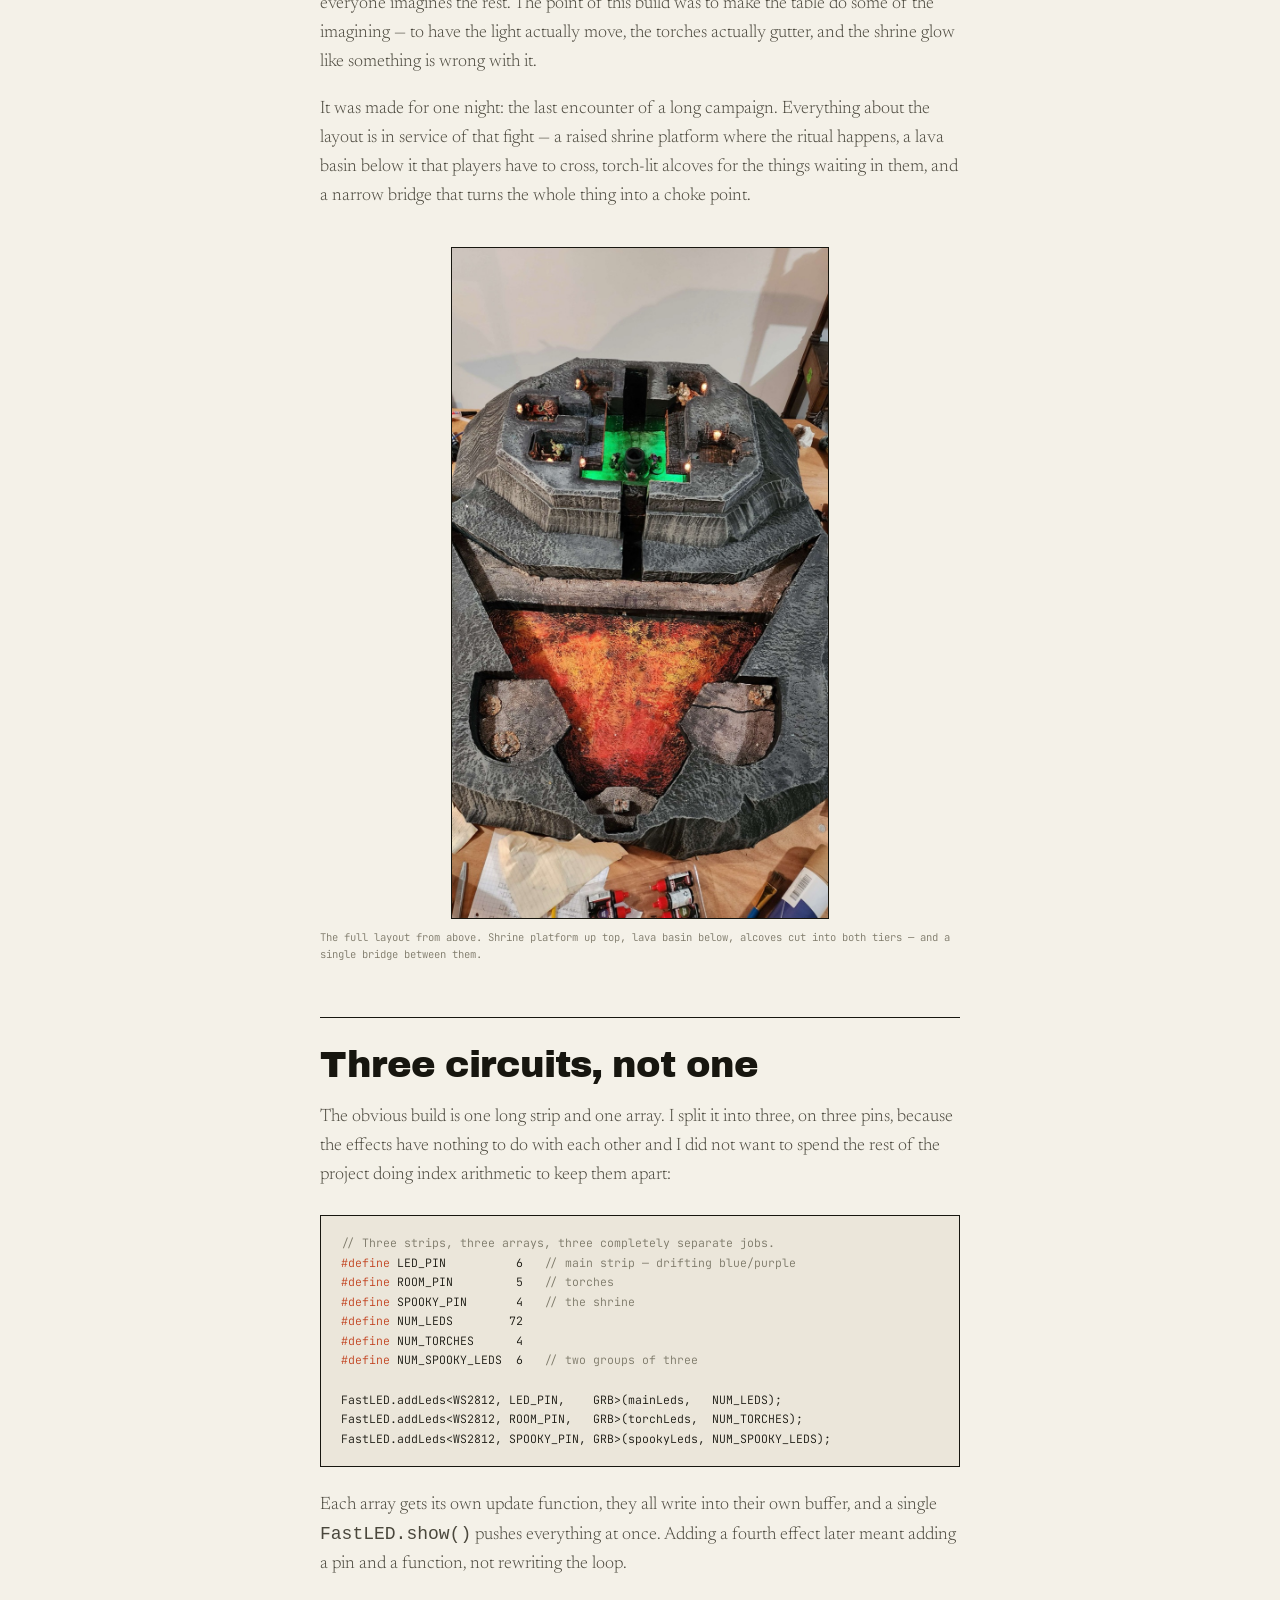
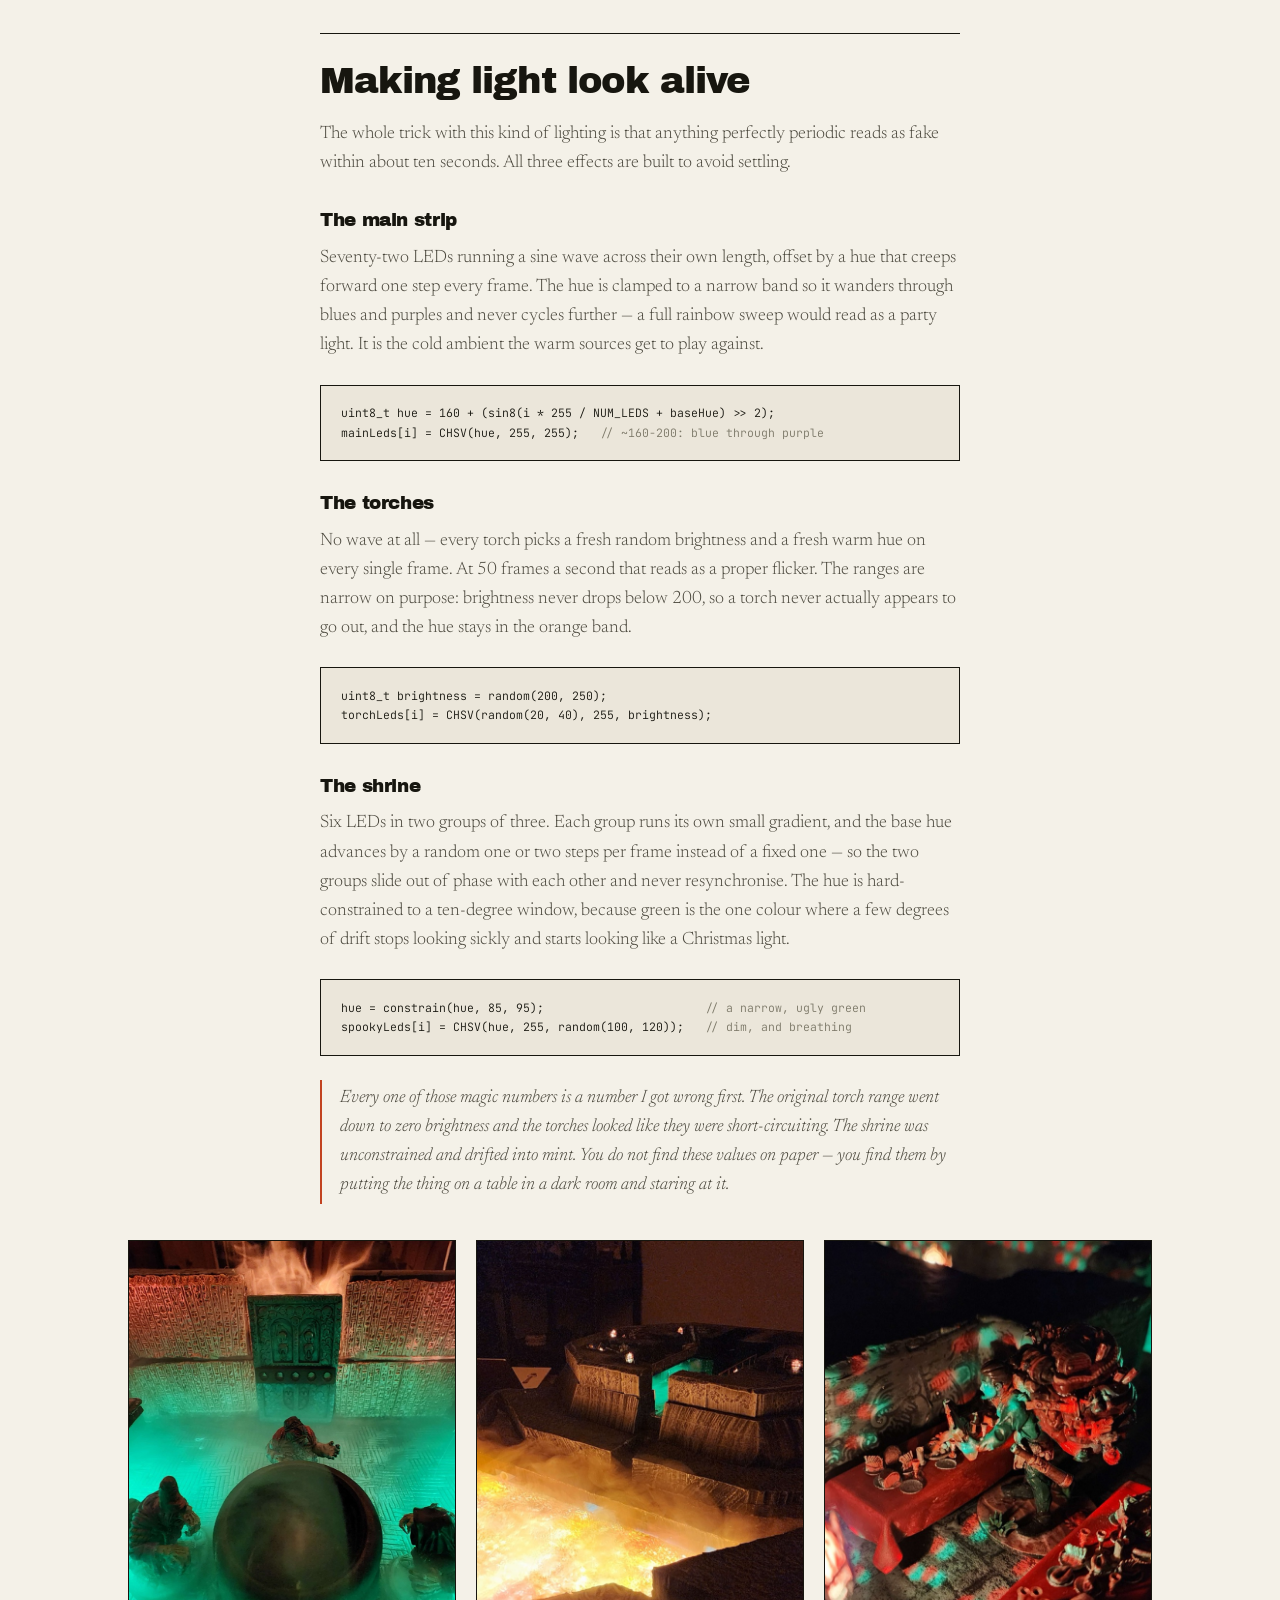
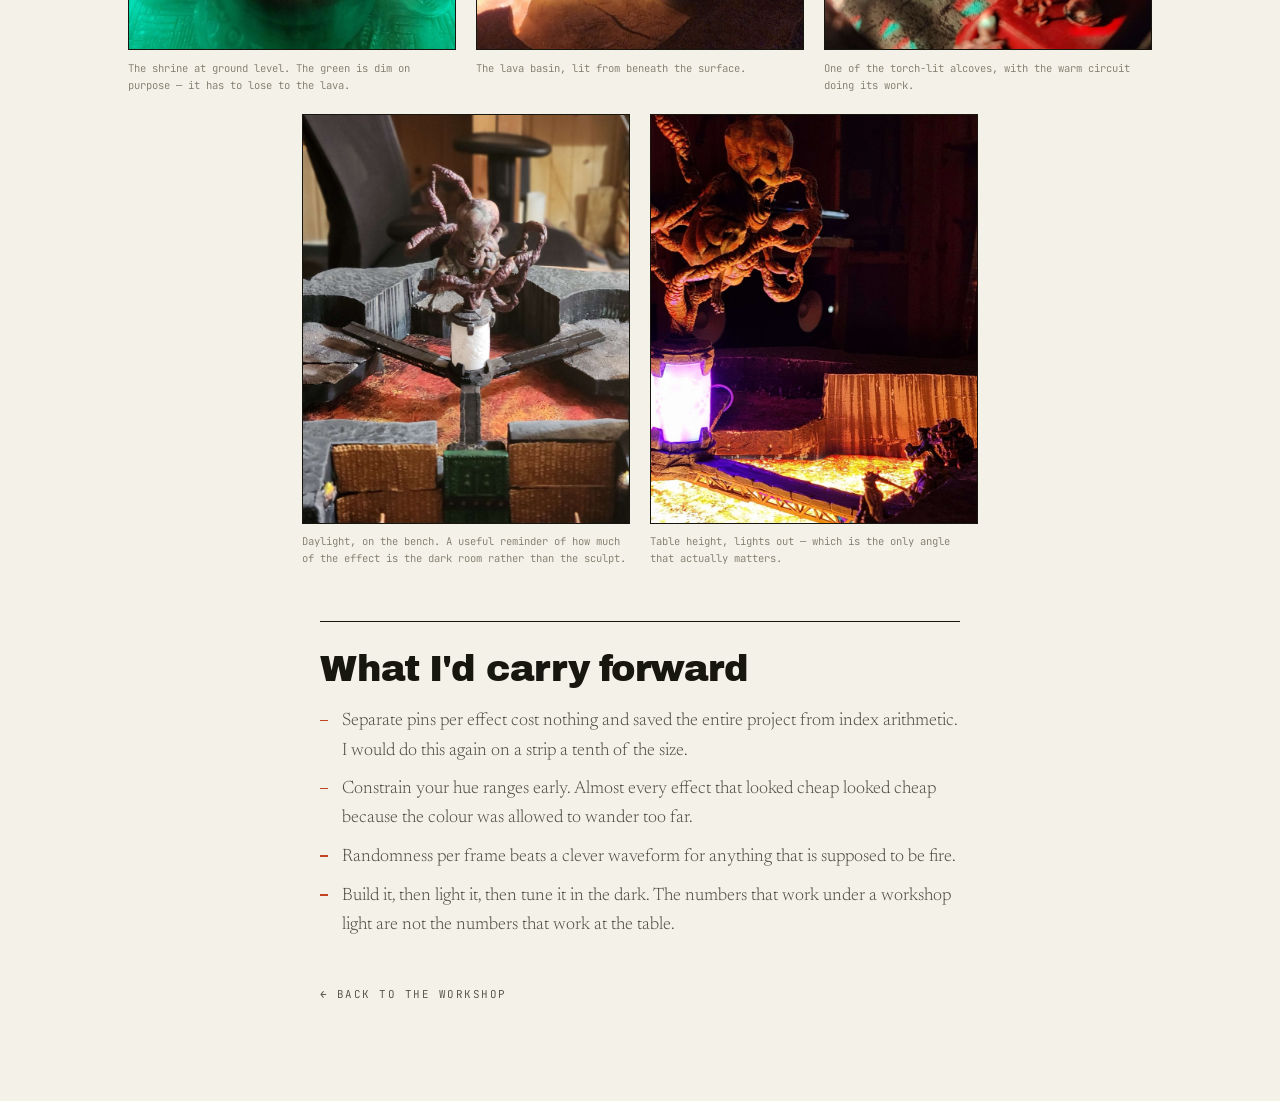
<file: terrain/index.html>
<!DOCTYPE html>
<html lang="en" data-theme="light">
<head>
<meta charset="utf-8">
<meta name="viewport" content="width=device-width, initial-scale=1">
<title>The Tomb Battle Map — Shane Denomme</title>
<meta name="description" content="A tiered tabletop battle map carved from foam and wired with three independent addressable LED circuits driven by an Arduino.">
<link rel="icon" href="data:image/svg+xml,<svg xmlns='http://www.w3.org/2000/svg' viewBox='0 0 100 100'><rect width='100' height='100' fill='%23141310'/><text y='.9em' x='.08em' font-size='86' font-family='Georgia,serif' font-weight='700' fill='%23D9542B'>S</text></svg>">
<link rel="preconnect" href="https://fonts.googleapis.com">
<link rel="preconnect" href="https://fonts.gstatic.com" crossorigin>
<link href="https://fonts.googleapis.com/css2?family=Archivo+Black&family=Newsreader:ital,opsz,wght@0,6..72,300;0,6..72,400;0,6..72,500;1,6..72,300;1,6..72,400&family=JetBrains+Mono:wght@400;500;700&display=swap" rel="stylesheet">
<link rel="stylesheet" href="../styles.css">
<script>
(function(){var d=document.documentElement;d.classList.add("js");try{
d.dataset.theme=localStorage.getItem("theme")||(matchMedia("(prefers-color-scheme:dark)").matches?"dark":"light");
}catch(e){}})();
</script>
</head>
<body>

<svg class="grain" aria-hidden="true" focusable="false">
  <filter id="grainFilter">
    <feTurbulence type="fractalNoise" baseFrequency="0.85" numOctaves="3" stitchTiles="stitch"/>
    <feColorMatrix type="saturate" values="0"/>
  </filter>
  <rect width="100%" height="100%" filter="url(#grainFilter)"/>
</svg>

<header class="topbar">
  <a class="mark" href="../"><span>SD</span></a>
  <nav aria-label="Sections">
    <a href="../#work">Work</a>
    <a href="../#games">Games</a>
    <a href="../#workshop">Workshop</a>
    <a href="../#contact">Contact</a>
  </nav>
  <button id="theme" class="theme" type="button" aria-label="Switch to dark theme" aria-pressed="false">
    <span class="theme-dot"></span><span class="theme-txt">Dark</span>
  </button>
</header>

<main>

<section class="phead">
  <div class="phead-in">
    <a class="back" href="../#workshop">Workshop</a>

    <h1>The Tomb<br>Battle Map</h1>

    <p class="sub">A tiered tabletop battle map for the finale of a D&amp;D campaign — carved
       from foam, painted, and wired with three independent addressable LED circuits that never
       quite repeat themselves.</p>

    <dl class="pfacts">
      <div><dt>Built</dt><dd>March 2025</dd></div>
      <div><dt>Structure</dt><dd>Carved &amp; painted foam</dd></div>
      <div><dt>Electronics</dt><dd>Arduino · FastLED · WS2812</dd></div>
      <div><dt>Lighting</dt><dd>82 addressable LEDs, 3 circuits</dd></div>
      <div><dt>Frame rate</dt><dd>~50 fps (20 ms loop)</dd></div>
    </dl>
  </div>
</section>

<div class="pbody">

  <figure>
    <img src="../assets/terrain/hero.jpg" alt="The finished battle map photographed in a dark room: a glowing orange lava field in the foreground, a green-lit shrine platform behind it, and a monster miniature raised on a lit pillar.">
    <figcaption>Lights out, everything running. The underlight, the torches and the shrine are
      three separate circuits on three separate pins — they drift independently, so the table
      never settles into a loop the players can read.</figcaption>
  </figure>

  <h2>What it's for</h2>

  <p>Tabletop terrain is usually static. You put a printed mat down, you put some rocks on it,
     and everyone imagines the rest. The point of this build was to make the table do some of
     the imagining — to have the light actually move, the torches actually gutter, and the
     shrine glow like something is wrong with it.</p>

  <p>It was made for one night: the last encounter of a long campaign. Everything about the
     layout is in service of that fight — a raised shrine platform where the ritual happens, a
     lava basin below it that players have to cross, torch-lit alcoves for the things waiting in
     them, and a narrow bridge that turns the whole thing into a choke point.</p>

  <figure>
    <img src="../assets/terrain/overhead.jpg" alt="Overhead view of the whole map, showing the tiered octagonal shrine platform above and the lava basin below, with torch-lit alcoves cut into both tiers.">
    <figcaption>The full layout from above. Shrine platform up top, lava basin below, alcoves
      cut into both tiers — and a single bridge between them.</figcaption>
  </figure>

  <h2>Three circuits, not one</h2>

  <p>The obvious build is one long strip and one array. I split it into three, on three pins,
     because the effects have nothing to do with each other and I did not want to spend the rest
     of the project doing index arithmetic to keep them apart:</p>

  <pre class="code"><span class="c">// Three strips, three arrays, three completely separate jobs.</span>
<span class="k">#define</span> LED_PIN          6   <span class="c">// main strip — drifting blue/purple</span>
<span class="k">#define</span> ROOM_PIN         5   <span class="c">// torches</span>
<span class="k">#define</span> SPOOKY_PIN       4   <span class="c">// the shrine</span>
<span class="k">#define</span> NUM_LEDS        72
<span class="k">#define</span> NUM_TORCHES      4
<span class="k">#define</span> NUM_SPOOKY_LEDS  6   <span class="c">// two groups of three</span>

FastLED.addLeds&lt;WS2812, LED_PIN,    GRB&gt;(mainLeds,   NUM_LEDS);
FastLED.addLeds&lt;WS2812, ROOM_PIN,   GRB&gt;(torchLeds,  NUM_TORCHES);
FastLED.addLeds&lt;WS2812, SPOOKY_PIN, GRB&gt;(spookyLeds, NUM_SPOOKY_LEDS);</pre>

  <p>Each array gets its own update function, they all write into their own buffer, and a single
     <code>FastLED.show()</code> pushes everything at once. Adding a fourth effect later meant
     adding a pin and a function, not rewriting the loop.</p>

  <h2>Making light look alive</h2>

  <p>The whole trick with this kind of lighting is that anything perfectly periodic reads as
     fake within about ten seconds. All three effects are built to avoid settling.</p>

  <h3>The main strip</h3>

  <p>Seventy-two LEDs running a sine wave across their own length, offset by a hue that creeps
     forward one step every frame. The hue is clamped to a narrow band so it wanders through
     blues and purples and never cycles further — a full rainbow sweep would read as a party
     light. It is the cold ambient the warm sources get to play against.</p>

  <pre class="code">uint8_t hue = 160 + (sin8(i * 255 / NUM_LEDS + baseHue) &gt;&gt; 2);
mainLeds[i] = CHSV(hue, 255, 255);   <span class="c">// ~160-200: blue through purple</span></pre>

  <h3>The torches</h3>

  <p>No wave at all — every torch picks a fresh random brightness and a fresh warm hue on every
     single frame. At 50 frames a second that reads as a proper flicker. The ranges are narrow
     on purpose: brightness never drops below 200, so a torch never actually appears to go out,
     and the hue stays in the orange band.</p>

  <pre class="code">uint8_t brightness = random(200, 250);
torchLeds[i] = CHSV(random(20, 40), 255, brightness);</pre>

  <h3>The shrine</h3>

  <p>Six LEDs in two groups of three. Each group runs its own small gradient, and the base hue
     advances by a random one or two steps per frame instead of a fixed one — so the two groups
     slide out of phase with each other and never resynchronise. The hue is hard-constrained to
     a ten-degree window, because green is the one colour where a few degrees of drift stops
     looking sickly and starts looking like a Christmas light.</p>

  <pre class="code">hue = constrain(hue, 85, 95);                       <span class="c">// a narrow, ugly green</span>
spookyLeds[i] = CHSV(hue, 255, random(100, 120));   <span class="c">// dim, and breathing</span></pre>

  <p class="callout">Every one of those magic numbers is a number I got wrong first. The
     original torch range went down to zero brightness and the torches looked like they were
     short-circuiting. The shrine was unconstrained and drifted into mint. You do not find these
     values on paper — you find them by putting the thing on a table in a dark room and
     staring at it.</p>

  <div class="gallery">
    <figure>
      <img src="../assets/terrain/shrine.jpg" alt="Close-up of the shrine platform lit in green, with fog rolling over a cauldron and painted miniatures around it.">
      <figcaption>The shrine at ground level. The green is dim on purpose — it has to lose to
        the lava.</figcaption>
    </figure>
    <figure>
      <img src="../assets/terrain/lava.jpg" alt="Wide view of the lava basin glowing orange beneath the raised shrine platform.">
      <figcaption>The lava basin, lit from beneath the surface.</figcaption>
    </figure>
    <figure>
      <img src="../assets/terrain/alcove.jpg" alt="A torch-lit alcove containing painted miniatures around a table.">
      <figcaption>One of the torch-lit alcoves, with the warm circuit doing its work.</figcaption>
    </figure>
    <figure>
      <img src="../assets/terrain/daylight.jpg" alt="The map photographed in daylight on a workbench, showing the carved foam structure and the central pillar.">
      <figcaption>Daylight, on the bench. A useful reminder of how much of the effect is the
        dark room rather than the sculpt.</figcaption>
    </figure>
    <figure>
      <img src="../assets/terrain/beholder.jpg" alt="Low-angle night shot of a tentacled monster miniature mounted above a lit pillar, with the lava field glowing below and figures crossing a bridge.">
      <figcaption>Table height, lights out — which is the only angle that actually matters.</figcaption>
    </figure>
  </div>

  <h2>What I'd carry forward</h2>

  <ul>
    <li>Separate pins per effect cost nothing and saved the entire project from index
        arithmetic. I would do this again on a strip a tenth of the size.</li>
    <li>Constrain your hue ranges early. Almost every effect that looked cheap looked cheap
        because the colour was allowed to wander too far.</li>
    <li>Randomness per frame beats a clever waveform for anything that is supposed to be
        fire.</li>
    <li>Build it, then light it, then tune it in the dark. The numbers that work under a
        workshop light are not the numbers that work at the table.</li>
  </ul>

  <p style="margin-top:2.5rem"><a class="back" href="../#workshop">Back to the workshop</a></p>

</div>
</main>

<script>
(function(){
  var btn=document.getElementById("theme");
  function set(t){
    document.documentElement.dataset.theme=t;
    var dark=t==="dark";
    btn.setAttribute("aria-pressed",dark);
    btn.setAttribute("aria-label","Switch to "+(dark?"light":"dark")+" theme");
    btn.querySelector(".theme-txt").textContent=dark?"Light":"Dark";
  }
  set(document.documentElement.dataset.theme||"light");
  btn.addEventListener("click",function(){
    var t=document.documentElement.dataset.theme==="dark"?"light":"dark";
    try{localStorage.setItem("theme",t);}catch(e){}
    set(t);
  });
})();
</script>
</body>
</html>
</file>
<file: styles.css>
/* ============================================================
   shanedenom.me
   Editorial-industrial. Warm paper, ink rules, one hot accent.
   ============================================================ */

:root{
  --paper:      #F4F1E8;
  --paper-2:    #EBE6DA;
  --ink:        #17160F;
  --ink-2:      #4A473C;
  --ink-3:      #7C7868;
  --rule:       #17160F1F;
  --rule-hard:  #17160F;
  --accent:     #C24320;
  --accent-ink: #FFF6F1;
  --teal:       #2A6F63;
  --grain:      .045;
  --shadow:     0 1px 0 var(--rule), 0 18px 40px -28px #17160F55;

  --f-disp: "Archivo Black", "Helvetica Neue", Arial, sans-serif;
  --f-body: "Newsreader", Georgia, "Times New Roman", serif;
  --f-mono: "JetBrains Mono", ui-monospace, "SF Mono", Menlo, monospace;

  --pad: clamp(1.25rem, 5vw, 6rem);
  --max: 66rem;
  --col: 64rem;   /* article column */
  --read: 40rem;  /* prose measure inside it */
  color-scheme: light;
}

[data-theme="dark"]{
  --paper:     #131210;
  --paper-2:   #1B1A16;
  --ink:       #EDE8DB;
  --ink-2:     #B0AA9A;
  --ink-3:     #7E786A;
  --rule:      #EDE8DB24;
  --rule-hard: #EDE8DB;
  --accent:    #F0703F;
  --accent-ink:#17160F;
  --teal:      #57B8A6;
  --grain:     .07;
  --shadow:    0 1px 0 var(--rule), 0 18px 40px -28px #000;
  color-scheme: dark;
}

*,*::before,*::after{ box-sizing:border-box; }

/* Archivo Black has a single weight — never let the browser fake a bolder one. */
html{ font-synthesis:none; }

html{ scroll-behavior:smooth; }
@media (prefers-reduced-motion: reduce){ html{ scroll-behavior:auto; } }

body{
  margin:0;
  background:var(--paper);
  color:var(--ink);
  font-family:var(--f-body);
  font-size:clamp(1rem,.95rem + .3vw,1.125rem);
  line-height:1.62;
  font-weight:300;
  -webkit-font-smoothing:antialiased;
  overflow-x:hidden;
  transition:background .4s ease, color .4s ease;
}

::selection{ background:var(--accent); color:var(--accent-ink); }

.sr-only{
  position:absolute; width:1px; height:1px; padding:0; margin:-1px;
  overflow:hidden; clip:rect(0 0 0 0); white-space:nowrap; border:0;
}

.skip{
  position:absolute; left:-9999px; top:0; z-index:100;
  background:var(--ink); color:var(--paper); padding:.75rem 1.25rem;
  font-family:var(--f-mono); font-size:.75rem;
}
.skip:focus{ left:0; }

:focus-visible{ outline:2px solid var(--accent); outline-offset:3px; border-radius:2px; }

/* ── grain ─────────────────────────────────────────────── */
.grain{
  position:fixed; inset:0; width:100%; height:100%;
  pointer-events:none; z-index:60; opacity:var(--grain);
  mix-blend-mode:multiply;
}
[data-theme="dark"] .grain{ mix-blend-mode:screen; }

/* ── top bar ───────────────────────────────────────────── */
.topbar{
  position:sticky; top:0; z-index:50;
  display:flex; flex-wrap:wrap; align-items:center; gap:1.5rem;
  padding:.85rem var(--pad);
  background:color-mix(in srgb, var(--paper) 88%, transparent);
  backdrop-filter:blur(14px) saturate(1.4);
  border-bottom:1px solid var(--rule);
}
.mark{
  font-family:var(--f-disp); font-weight:800; font-size:.95rem;
  letter-spacing:.06em; text-decoration:none; color:var(--ink);
  border:1.5px solid var(--rule-hard); padding:.2rem .45rem .1rem;
  line-height:1.1; flex:none;
  transition:background .2s, color .2s;
}
.mark:hover{ background:var(--accent); border-color:var(--accent); color:var(--accent-ink); }

.topbar nav{ display:flex; gap:clamp(.75rem,2vw,1.75rem); margin-left:auto; }
.topbar nav a{
  font-family:var(--f-mono); font-size:.68rem; font-weight:500;
  letter-spacing:.14em; text-transform:uppercase;
  color:var(--ink-2); text-decoration:none; padding:.35rem 0;
  border-bottom:1.5px solid transparent;
  transition:color .18s, border-color .18s;
}
.topbar nav a:hover, .topbar nav a.on{ color:var(--ink); border-bottom-color:var(--accent); }
@media (max-width:640px){ .topbar nav a:nth-child(4){ display:none; } }
@media (max-width:460px){ .topbar nav a:nth-child(3){ display:none; } }
/* Nothing in the bar may force the page wider than the screen. */
.topbar nav{ min-width:0; }
@media (max-width:520px){
  .topbar{ gap:.6rem; padding-inline:1rem; }
  .topbar nav{ gap:.7rem; }
  .theme{ padding:.35rem .45rem; }
  .theme-txt{ display:none; }
}

.theme{
  display:flex; align-items:center; gap:.45rem; flex:none;
  font-family:var(--f-mono); font-size:.65rem; letter-spacing:.12em;
  text-transform:uppercase; color:var(--ink-2);
  background:none; border:1px solid var(--rule); border-radius:99px;
  padding:.35rem .7rem; cursor:pointer;
  transition:border-color .2s, color .2s;
}
.theme:hover{ border-color:var(--rule-hard); color:var(--ink); }
.theme-dot{
  width:.55rem; height:.55rem; border-radius:50%;
  background:var(--ink); box-shadow:inset -.18rem -.05rem 0 0 var(--paper);
  transition:background .3s, box-shadow .3s;
}
[data-theme="dark"] .theme-dot{ background:var(--accent); box-shadow:none; }

/* ══ HERO ══════════════════════════════════════════════ */
.hero{
  position:relative;
  padding:clamp(3rem,9vh,7rem) var(--pad) 0;
  overflow:hidden;
}
.hero-grid{
  position:absolute; inset:0; pointer-events:none; opacity:.55;
  background-image:
    repeating-linear-gradient(to right, var(--rule) 0 1px, transparent 1px 100%);
  background-size:clamp(3rem,7vw,6rem) 100%;
  mask-image:linear-gradient(to bottom, #000 0%, transparent 78%);
}
.hero-inner{ position:relative; max-width:var(--max); margin:0 auto; }

.eyebrow{
  font-family:var(--f-mono); font-size:.7rem; font-weight:500;
  letter-spacing:.2em; text-transform:uppercase; color:var(--accent);
  margin:0 0 clamp(1rem,3vh,2rem);
}

.bigname{
  font-family:var(--f-disp);
  font-weight:800;
  font-size:clamp(3rem, 14vw, 11rem);   /* Archivo Black runs ~18% wider than the old face */
  line-height:.82;
  letter-spacing:calc(-.045em + 2px);   /* 2px looser at every size */
  margin:0 0 clamp(1.75rem,5vh,3.25rem);
}
.bigname .ln{ display:block; }
.bigname .ln-2{ padding-left:clamp(0rem,3vw,2.5rem); }
.bigname .dot{ color:var(--accent); font-style:normal; }

.hero-cols{
  display:grid; gap:clamp(1.75rem,4vw,4rem);
  grid-template-columns:minmax(0,1.35fr) minmax(0,1fr);
  align-items:start;
  padding-top:clamp(1rem,3vh,2rem);
  border-top:1.5px solid var(--rule-hard);
}
@media (max-width:820px){ .hero-cols{ grid-template-columns:1fr; } }

.lede{
  margin:0; font-size:clamp(1.15rem,1rem + .85vw,1.6rem);
  line-height:1.48; text-wrap:pretty;
}
.lede strong{ font-weight:500; color:var(--accent); font-variant-numeric:tabular-nums; }
.lede-b{ display:block; margin-top:.9em; color:var(--ink-2); font-size:.86em; }

.spec{ margin:0; font-family:var(--f-mono); font-size:.72rem; line-height:1.55; }
.spec > div{
  display:grid; grid-template-columns:4.5rem 1fr; gap:1rem;
  padding:.55rem 0; border-bottom:1px solid var(--rule);
}
.spec dt{ color:var(--ink-3); letter-spacing:.12em; text-transform:uppercase; }
.spec dd{ margin:0; color:var(--ink); }

.hero-cta{ display:flex; flex-wrap:wrap; gap:.75rem; margin:clamp(2rem,5vh,3rem) 0 clamp(2.5rem,6vh,4rem); }
.btn{
  display:inline-flex; align-items:center; gap:.5rem;
  font-family:var(--f-mono); font-size:.72rem; font-weight:500;
  letter-spacing:.12em; text-transform:uppercase; text-decoration:none;
  color:var(--ink); border:1.5px solid var(--rule-hard);
  padding:.8rem 1.4rem; background:none; cursor:pointer;
  transition:transform .18s cubic-bezier(.2,.8,.2,1), background .18s, color .18s, box-shadow .18s;
}
.btn:hover{ transform:translate(-2px,-2px); box-shadow:4px 4px 0 var(--rule-hard); }
.btn-solid{ background:var(--ink); color:var(--paper); border-color:var(--ink); }
.btn-solid:hover{ background:var(--accent); border-color:var(--accent); color:var(--accent-ink); box-shadow:4px 4px 0 var(--rule-hard); }
.btn-meta{ color:var(--ink-3); font-size:.85em; }
.btn-solid .btn-meta{ color:inherit; opacity:.6; }

/* ── ticker ─────────────────────────────────────────── */
.ticker{
  position:relative; overflow:hidden;
  border-top:1.5px solid var(--rule-hard); border-bottom:1.5px solid var(--rule-hard);
  margin:0 calc(var(--pad) * -1);
  padding:.9rem 0; background:var(--paper-2);
}
.ticker-track{
  display:flex; gap:2.5rem; width:max-content;
  animation:slide 46s linear infinite;
  font-family:var(--f-mono); font-size:.76rem; letter-spacing:.04em;
  color:var(--ink-2); white-space:nowrap; padding-left:2.5rem;
}
.ticker:hover .ticker-track{ animation-play-state:paused; }
.ticker-track b{ color:var(--accent); font-weight:700; font-variant-numeric:tabular-nums; }
.ticker-track i{ color:var(--ink-3); font-style:normal; font-size:.6rem; }
@keyframes slide{ to{ transform:translateX(-50%); } }
@media (prefers-reduced-motion: reduce){ .ticker-track{ animation:none; } }

/* ══ BANDS ═════════════════════════════════════════════ */
.band{ padding:clamp(4rem,10vh,8rem) var(--pad); }
.band-alt{ background:var(--paper-2); border-block:1px solid var(--rule); }
.band-end{ padding-bottom:0; }
.band > *{ max-width:var(--max); margin-inline:auto; }

.secthead{
  display:flex; align-items:baseline; gap:1rem;
  margin-bottom:clamp(2rem,5vh,3.5rem);
}
.secthead .num{
  font-family:var(--f-mono); font-size:.7rem; font-weight:700;
  letter-spacing:.14em; color:var(--accent); flex:none;
}
.secthead h2{
  font-family:var(--f-disp); font-weight:700;
  font-size:clamp(1.9rem,1.2rem + 2.4vw,3.4rem);
  letter-spacing:-.03em; line-height:1; margin:0; flex:none;
}
.secthead .rule{ flex:1; height:1.5px; background:var(--rule-hard); opacity:.85; min-width:1rem; }
.secthead .note{
  font-family:var(--f-mono); font-size:.68rem; letter-spacing:.1em;
  text-transform:uppercase; color:var(--ink-3); flex:none;
}
@media (max-width:700px){ .secthead .note{ display:none; } }

.band-intro{
  max-width:var(--read); font-size:clamp(1.05rem,1rem + .4vw,1.3rem);
  color:var(--ink-2); margin-inline:auto; padding-bottom:clamp(2rem,4vh,3rem);
}

/* ══ WORK MANIFEST ═════════════════════════════════════ */
.manifest{ list-style:none; margin-inline:auto; padding:0; max-width:53rem; }
.job{
  display:grid; grid-template-columns:9rem 1fr; gap:clamp(1rem,3vw,3rem);
  padding:clamp(1.75rem,4vh,2.75rem) 0;
  border-top:1px solid var(--rule);
  position:relative;
}
.job:last-child{ border-bottom:1px solid var(--rule); }
.job::before{
  content:""; position:absolute; left:0; top:-1px; height:1px; width:0;
  background:var(--accent); transition:width .5s cubic-bezier(.2,.8,.2,1);
}
.job:hover::before{ width:100%; }
@media (max-width:760px){ .job{ grid-template-columns:1fr; gap:.75rem; } }

.job-when{ font-family:var(--f-mono); line-height:1.3; padding-top:.35rem; }
.job-when .yr{
  display:block; font-size:1.5rem; font-weight:700;
  letter-spacing:-.02em; color:var(--ink);
}
.job-when .to{ display:block; font-size:.7rem; color:var(--ink-3); letter-spacing:.08em; }
@media (max-width:760px){
  .job-when{ display:flex; align-items:baseline; gap:.5rem; padding-top:0; }
  .job-when .yr{ font-size:1.05rem; }
}

.job-body h3{
  font-family:var(--f-disp); font-weight:700;
  font-size:clamp(1.4rem,1.1rem + 1vw,2.1rem);
  letter-spacing:-.025em; margin:0 0 .6rem; line-height:1.05;
}
.roles{ display:flex; flex-wrap:wrap; gap:.4rem; margin:0 0 1rem; }
.role{
  font-family:var(--f-mono); font-size:.65rem; letter-spacing:.1em;
  text-transform:uppercase; color:var(--ink-2);
  border:1px solid var(--rule); padding:.25rem .55rem;
}
.role-now{ border-color:var(--accent); color:var(--accent); }

.job-sum{ margin:0 0 1rem; color:var(--ink-2); }

.bullets{ margin:0; padding:0; list-style:none; }
.bullets li{
  position:relative; padding-left:1.4rem; margin-bottom:.7rem;
  color:var(--ink-2); text-wrap:pretty;
}
.bullets li::before{
  content:""; position:absolute; left:0; top:.68em;
  width:.5rem; height:1.5px; background:var(--accent);
}
.bullets b{ color:var(--ink); font-weight:500; font-variant-numeric:tabular-nums; }
.bullets em{ font-style:italic; color:var(--ink); }
.is-lead .bullets li{ color:var(--ink); }

/* ══ GAMES — featured ══════════════════════════════════ */
.featured{
  display:grid; gap:clamp(1rem,2.5vw,1.75rem);
  grid-template-columns:repeat(2,minmax(0,1fr));
  margin-bottom:clamp(3.5rem,8vh,6rem);
}
@media (max-width:760px){ .featured{ grid-template-columns:1fr; } }

/* A playable embed gets its own full-width row — a 1920x1080 build is
   unplayable squeezed into a third of the grid. */
.gcard.is-embed{
  grid-column:1 / -1;
  display:grid; grid-template-columns:minmax(0,2.15fr) minmax(0,1fr);
}
@media (max-width:820px){ .gcard.is-embed{ grid-template-columns:1fr; } }
.gcard.is-embed .gcard-media{
  aspect-ratio:16/9; border-bottom:0; border-right:1.5px solid var(--rule-hard);
}
@media (max-width:820px){
  .gcard.is-embed .gcard-media{ border-right:0; border-bottom:1.5px solid var(--rule-hard); }
}
.gcard.is-embed .gcard-body{ justify-content:center; }
.gcard.is-embed .gcard-desc{ flex:none; }
a.gcard-go{ text-decoration:none; align-self:start; }
a.gcard-go:hover{ border-bottom:1.5px solid var(--accent); }
a.gcard-go:hover::after{ transform:translateX(.3rem); }
.gcard{
  position:relative; display:flex; flex-direction:column;
  background:var(--paper); border:1.5px solid var(--rule-hard);
  overflow:hidden; text-decoration:none; color:inherit;
  transition:transform .3s cubic-bezier(.2,.8,.2,1), box-shadow .3s;
}
.gcard:hover{ transform:translate(-3px,-3px); box-shadow:7px 7px 0 var(--rule-hard); }
.gcard.is-embed:hover{ transform:none; box-shadow:none; }

.gcard-media{
  position:relative; aspect-ratio:5/4; overflow:hidden;
  background:var(--paper-2); border-bottom:1.5px solid var(--rule-hard);
}
.gcard-media img{
  width:100%; height:100%; object-fit:cover; display:block;
  transition:transform .6s cubic-bezier(.2,.8,.2,1), filter .4s;
  filter:saturate(.88) contrast(1.04);
}
.gcard:hover .gcard-media img{ transform:scale(1.045); filter:saturate(1) contrast(1.06); }
.gcard-media iframe{ width:100%; height:100%; border:0; display:block; }

/* Click-to-load poster. A Unity build is ~40MB; autoloading it stalls phones. */
.playbtn{
  position:relative; display:block; width:100%; height:100%;
  padding:0; border:0; cursor:pointer; background:var(--ink); overflow:hidden;
}
.playbtn img{
  width:100%; height:100%; object-fit:cover; display:block;
  filter:saturate(.9) brightness(.62);
  transition:transform .6s cubic-bezier(.2,.8,.2,1), filter .4s;
}
.playbtn:hover img, .playbtn:focus-visible img{ transform:scale(1.04); filter:saturate(1) brightness(.75); }
.play-ui{
  position:absolute; inset:0; display:flex; flex-direction:column;
  align-items:center; justify-content:center; gap:.5rem; text-align:center; padding:1rem;
}
.play-icon{
  display:grid; place-items:center; width:3.4rem; height:3.4rem; border-radius:50%;
  background:var(--accent); color:var(--accent-ink); font-size:1.1rem;
  padding-left:.2rem; transition:transform .25s cubic-bezier(.2,.8,.2,1);
}
.playbtn:hover .play-icon, .playbtn:focus-visible .play-icon{ transform:scale(1.1); }
.play-txt{
  font-family:var(--f-mono); font-size:.72rem; font-weight:500;
  letter-spacing:.14em; text-transform:uppercase; color:#fff;
}
.play-sub{ font-family:var(--f-mono); font-size:.6rem; letter-spacing:.08em; color:#ffffffa8; }

.gcard-glyph{
  position:absolute; inset:0; display:grid; place-items:center;
  font-family:var(--f-disp); font-weight:800;
  font-size:clamp(4rem,16vw,7rem); line-height:1;
  color:var(--rule-hard); opacity:.22; letter-spacing:-.06em;
  background:
    repeating-linear-gradient(45deg, transparent 0 9px, var(--rule) 9px 11px);
}

.gcard-stat{
  position:absolute; top:.7rem; left:.7rem; z-index:2;
  font-family:var(--f-mono); font-size:.6rem; font-weight:700;
  letter-spacing:.14em; text-transform:uppercase;
  background:var(--ink); color:var(--paper); padding:.3rem .55rem;
}
.gcard-stat.play{ background:var(--accent); color:var(--accent-ink); }

.gcard-body{ padding:1.15rem 1.25rem 1.35rem; display:flex; flex-direction:column; flex:1; gap:.55rem; }
.gcard-body h4{
  font-family:var(--f-disp); font-weight:700; font-size:1.45rem;
  letter-spacing:-.025em; margin:0; line-height:1.05;
}
.gcard-meta{
  font-family:var(--f-mono); font-size:.62rem; letter-spacing:.12em;
  text-transform:uppercase; color:var(--ink-3); margin:0;
}
.gcard-desc{ margin:0; font-size:.95rem; line-height:1.5; color:var(--ink-2); flex:1; }
.gcard-go{
  font-family:var(--f-mono); font-size:.65rem; font-weight:500;
  letter-spacing:.14em; text-transform:uppercase; color:var(--accent);
  display:inline-flex; align-items:center; gap:.4rem; margin-top:.3rem;
}
.gcard-go::after{ content:"→"; transition:transform .25s; }
.gcard:hover .gcard-go::after{ transform:translateX(.3rem); }
.gcard-go.muted{ color:var(--ink-3); }
.gcard-go.muted::after{ content:""; }

/* ══ GAMES — ledger ════════════════════════════════════ */
.ledger-head{
  display:flex; flex-wrap:wrap; align-items:baseline; gap:1rem 1.5rem;
  padding-bottom:1rem; margin-bottom:.25rem;
  border-bottom:1.5px solid var(--rule-hard);
}
.ledger-head h3{
  font-family:var(--f-disp); font-weight:700; font-size:1.5rem;
  letter-spacing:-.025em; margin:0;
}
.filters{ display:flex; flex-wrap:wrap; gap:.4rem; margin-left:auto; }
.chip{
  font-family:var(--f-mono); font-size:.65rem; font-weight:500;
  letter-spacing:.1em; color:var(--ink-2); background:none;
  border:1px solid var(--rule); padding:.3rem .6rem; cursor:pointer;
  transition:all .18s;
}
.chip:hover{ border-color:var(--rule-hard); color:var(--ink); }
.chip[aria-pressed="true"]{
  background:var(--ink); border-color:var(--ink); color:var(--paper);
}

.ledger-wrap{ overflow-x:auto; position:relative; }
/* Fade the final visible row so it reads as cut off, not as the end. */
.ledger-wrap.is-clipped::after{
  content:""; position:absolute; left:0; right:0; bottom:0; height:4.5rem;
  background:linear-gradient(to bottom, transparent, var(--paper-2));
  pointer-events:none;
}
.ledger{ width:100%; border-collapse:collapse; font-size:.9rem; min-width:34rem; }
.ledger thead th{
  font-family:var(--f-mono); font-size:.6rem; font-weight:500;
  letter-spacing:.16em; text-transform:uppercase; color:var(--ink-3);
  text-align:left; padding:.9rem .75rem; font-weight:500;
  border-bottom:1px solid var(--rule);
}
.ledger tbody tr{ border-bottom:1px solid var(--rule); transition:background .2s; }
.ledger tbody tr:hover{ background:color-mix(in srgb, var(--accent) 7%, transparent); }
.ledger td{ padding:.8rem .75rem; vertical-align:baseline; }
.ledger .c-yr{ font-family:var(--f-mono); font-size:.8rem; color:var(--ink-3); width:4.5rem; }
.ledger .c-name{ font-weight:400; color:var(--ink); }
.ledger .c-name a{ color:inherit; text-decoration:none; border-bottom:1.5px solid var(--accent); }
.ledger .c-name a:hover{ color:var(--accent); }
.ledger .c-jam{ color:var(--ink-2); font-size:.88rem; }
.ledger .c-eng{ font-family:var(--f-mono); font-size:.65rem; letter-spacing:.08em; color:var(--ink-3); text-transform:uppercase; }
.ledger tr.hide{ display:none; }

.more{
  display:block; margin:1.25rem auto 0;
  font-family:var(--f-mono); font-size:.68rem; font-weight:500;
  letter-spacing:.14em; text-transform:uppercase; color:var(--ink);
  background:none; border:1.5px solid var(--rule-hard);
  padding:.7rem 1.4rem; cursor:pointer;
  transition:transform .18s cubic-bezier(.2,.8,.2,1), background .18s, color .18s, box-shadow .18s;
}
.more:hover{
  transform:translate(-2px,-2px); box-shadow:4px 4px 0 var(--rule-hard);
  background:var(--accent); border-color:var(--accent); color:var(--accent-ink);
}
.more[hidden]{ display:none; }

.ledger-foot{
  font-family:var(--f-mono); font-size:.68rem; line-height:1.7;
  color:var(--ink-3); max-width:var(--read); margin:1.5rem auto 0;
}

/* ══ HARDWARE ══════════════════════════════════════════ */
.rig{
  display:grid; grid-template-columns:minmax(0,1fr) minmax(0,2fr);
  gap:clamp(1.5rem,4vw,4rem);
  border-top:1.5px solid var(--rule-hard); padding-top:clamp(1.5rem,4vh,2.5rem);
}
@media (max-width:820px){ .rig{ grid-template-columns:1fr; } }

.rig-title h3{
  font-family:var(--f-disp); font-weight:800;
  font-size:clamp(2rem,1.4rem + 2vw,3.2rem);
  letter-spacing:-.035em; margin:0 0 .5rem; line-height:.95;
}
.rig-sub{
  font-family:var(--f-mono); font-size:.72rem; line-height:1.7;
  color:var(--accent); margin:0; letter-spacing:.02em;
}
.rig-body > p{ margin:0 0 1.5rem; max-width:62ch; color:var(--ink-2); }

.schematic{
  display:grid; grid-template-columns:1fr auto 1fr auto 1fr;
  gap:0; align-items:stretch; margin:0 0 1.75rem;
}
@media (max-width:700px){
  .schematic{ grid-template-columns:1fr; }
  .schematic .wire{ height:1.75rem; width:100%; }
  .schematic .wire span{ width:1.5px !important; height:100% !important; margin:0 auto; }
}
.node{
  border:1.5px solid var(--rule-hard); padding:.9rem 1rem 1.1rem;
  background:var(--paper);
}
.node-label{
  display:block; font-family:var(--f-mono); font-size:.6rem; font-weight:700;
  letter-spacing:.18em; text-transform:uppercase; color:var(--accent);
  margin-bottom:.6rem;
}
.node ul{ margin:0; padding:0; list-style:none; font-family:var(--f-mono); font-size:.7rem; line-height:1.85; color:var(--ink-2); }
.node-brain{ background:var(--ink); border-color:var(--ink); }
.node-brain .node-label{ color:var(--paper); }
.node-brain ul{ color:color-mix(in srgb, var(--paper) 78%, transparent); }

.wire{ display:grid; place-items:center; width:clamp(1.25rem,4vw,3rem); }
.wire span{
  display:block; width:100%; height:1.5px;
  background:repeating-linear-gradient(to right, var(--rule-hard) 0 5px, transparent 5px 9px);
}

.rig-note{
  border-left:2px solid var(--accent); padding-left:1.1rem;
  font-style:italic; color:var(--ink-2); max-width:58ch;
}
.rig-links{ display:flex; flex-wrap:wrap; gap:.4rem; margin:1.75rem 0 0; }
.tag{
  font-family:var(--f-mono); font-size:.62rem; letter-spacing:.1em;
  text-transform:uppercase; color:var(--ink-2);
  border:1px solid var(--rule); padding:.28rem .6rem;
}

/* ══ WORKSHOP SHELF ════════════════════════════════════ */
.shelf{
  display:grid; gap:clamp(1rem,2.5vw,1.75rem);
  grid-template-columns:repeat(auto-fit,minmax(min(100%,22rem),1fr));
}
.shelf-card{
  display:flex; flex-direction:column; text-decoration:none; color:inherit;
  border:1.5px solid var(--rule-hard); background:var(--paper); overflow:hidden;
  transition:transform .3s cubic-bezier(.2,.8,.2,1), box-shadow .3s;
}
.shelf-card:hover{ transform:translate(-3px,-3px); box-shadow:7px 7px 0 var(--rule-hard); }
.shelf-media{
  aspect-ratio:16/10; overflow:hidden; background:var(--paper-2);
  border-bottom:1.5px solid var(--rule-hard);
}
.shelf-media img{
  width:100%; height:100%; object-fit:cover; display:block;
  transition:transform .6s cubic-bezier(.2,.8,.2,1);
}
.shelf-card:hover .shelf-media img{ transform:scale(1.045); }

/* Stand-in until a photo exists. */
.ph{
  display:grid; place-items:center; width:100%; height:100%;
  background:repeating-linear-gradient(45deg, transparent 0 9px, var(--rule) 9px 11px);
}
.ph-txt{
  font-family:var(--f-disp); font-weight:800; letter-spacing:-.04em;
  font-size:clamp(1.75rem,5vw,2.75rem); color:var(--rule-hard); opacity:.2;
}

.shelf-body{ padding:1.25rem 1.35rem 1.5rem; display:flex; flex-direction:column; gap:.55rem; flex:1; }
.shelf-body h3{
  font-family:var(--f-disp); font-weight:700; font-size:1.6rem;
  letter-spacing:-.03em; margin:0; line-height:1.05;
}
.shelf-meta{
  font-family:var(--f-mono); font-size:.62rem; letter-spacing:.12em;
  text-transform:uppercase; color:var(--ink-3); margin:0;
}
.shelf-desc{ margin:0; font-size:.95rem; line-height:1.55; color:var(--ink-2); flex:1; }
.shelf-go{
  font-family:var(--f-mono); font-size:.65rem; font-weight:500; letter-spacing:.14em;
  text-transform:uppercase; color:var(--accent);
  display:inline-flex; align-items:center; gap:.4rem; margin-top:.3rem;
}
.shelf-go::after{ content:"→"; transition:transform .25s; }
.shelf-card:hover .shelf-go::after{ transform:translateX(.3rem); }

/* ══ PROJECT PAGES ═════════════════════════════════════ */
.back{
  display:inline-flex; align-items:center; gap:.5rem;
  font-family:var(--f-mono); font-size:.68rem; letter-spacing:.14em;
  text-transform:uppercase; color:var(--ink-2); text-decoration:none;
}
.back::before{ content:"←"; transition:transform .25s; }
.back:hover{ color:var(--accent); }
.back:hover::before{ transform:translateX(-.3rem); }

.phead{ padding:clamp(2.5rem,7vh,5rem) var(--pad) clamp(2rem,5vh,3.5rem); }
.phead-in{ max-width:var(--max); margin-inline:auto; }
.phead h1{
  font-family:var(--f-disp); font-weight:800;
  font-size:clamp(2.6rem,1.6rem + 5vw,6rem);
  letter-spacing:-.04em; line-height:.92; margin:1.5rem 0 1rem;
}
.phead .sub{
  font-size:clamp(1.1rem,1rem + .7vw,1.5rem); line-height:1.45;
  color:var(--ink-2); max-width:44ch; margin:0 0 1.75rem; text-wrap:pretty;
}
.pfacts{
  display:grid; gap:0; margin:0;
  grid-template-columns:repeat(auto-fit,minmax(min(100%,11rem),1fr));
  border-top:1.5px solid var(--rule-hard);
}
.pfacts > div{ padding:.85rem 1rem .85rem 0; border-bottom:1px solid var(--rule); }
.pfacts dt{
  font-family:var(--f-mono); font-size:.6rem; letter-spacing:.16em;
  text-transform:uppercase; color:var(--ink-3); margin-bottom:.3rem;
}
.pfacts dd{ margin:0; font-family:var(--f-mono); font-size:.78rem; color:var(--ink); line-height:1.4; }

.pbody{ padding:0 var(--pad) clamp(3rem,8vh,6rem); }
.pbody > *{ max-width:var(--col); margin-inline:auto; }
/* Prose sits in a narrower column, centred inside the same axis as the figures. */
.pbody p, .pbody > ul, .pbody h2, .pbody h3,
.pbody pre.code, .pbody .callout{ max-width:var(--read); margin-inline:auto; }
.pbody h2{
  font-family:var(--f-disp); font-weight:700;
  font-size:clamp(1.5rem,1.2rem + 1.4vw,2.3rem);
  letter-spacing:-.03em; line-height:1.1;
  margin:clamp(2.5rem,6vh,4rem) auto clamp(.85rem,2vh,1.25rem); width:100%;
  padding-top:clamp(1.25rem,3vh,2rem); border-top:1.5px solid var(--rule-hard);
}
.pbody h3{
  font-family:var(--f-disp); font-weight:700; font-size:1.15rem;
  letter-spacing:-.02em; margin:1.75rem auto .5rem;
}
.pbody p{ margin:0 auto 1.1rem; color:var(--ink-2); text-wrap:pretty; }
.pbody p strong{ color:var(--ink); font-weight:500; }
.pbody > ul{ margin:0 auto 1.25rem; padding:0; list-style:none; }
.pbody > ul li{ position:relative; padding-left:1.4rem; margin-bottom:.6rem; color:var(--ink-2); }
.pbody > ul li::before{
  content:""; position:absolute; left:0; top:.68em;
  width:.5rem; height:1.5px; background:var(--accent);
}

figure{ margin:clamp(1.5rem,4vh,2.5rem) 0; }
figure img{
  display:block; width:auto; max-width:100%;
  max-height:min(78vh, 42rem);
  margin-inline:auto;
  border:1.5px solid var(--rule-hard); background:var(--paper-2);
}
figcaption{
  font-family:var(--f-mono); font-size:.66rem; line-height:1.6;
  color:var(--ink-3); margin:.6rem auto 0; max-width:var(--read);
}
/* Flex, not grid: a grid leaves the last row's orphans pinned left. */
.gallery{
  --gg: clamp(.75rem,2vw,1.25rem);
  display:flex; flex-wrap:wrap; justify-content:center; gap:var(--gg);
  margin:clamp(1.5rem,4vh,2.5rem) auto;
}
.gallery > figure{ width:calc((100% - 2 * var(--gg)) / 3); }
@media (max-width:820px){ .gallery > figure{ width:calc((100% - var(--gg)) / 2); } }
@media (max-width:520px){ .gallery > figure{ width:100%; } }
.gallery figure{ margin:0; }
/* Uniform tiles: a mixed portrait/landscape set at natural size reads as broken. */
.gallery figure img{
  width:100%; max-width:none; height:auto; aspect-ratio:4/5;
  object-fit:cover; max-height:none;
}
.gallery figcaption{ max-width:none; }
.gallery .ph{ aspect-ratio:4/5; }
.wide{ grid-column:1 / -1; }

pre.code{
  overflow-x:auto; border:1.5px solid var(--rule-hard); background:var(--paper-2);
  padding:1.1rem 1.25rem; font-family:var(--f-mono); font-size:.72rem;
  line-height:1.7; margin:1.5rem 0; color:var(--ink);
}
pre.code .c{ color:var(--ink-3); }
pre.code .k{ color:var(--accent); }

.callout{
  border-left:2px solid var(--accent); padding:.25rem 0 .25rem 1.1rem;
  font-style:italic; color:var(--ink-2); margin:1.5rem auto;
}

/* ══ METHOD ════════════════════════════════════════════ */
.essay{ max-width:var(--max); }
.pull{
  font-family:var(--f-disp); font-weight:400;
  font-size:clamp(1.5rem,1.1rem + 2vw,2.9rem);
  line-height:1.14; letter-spacing:-.03em;
  margin:0 auto clamp(2rem,5vh,3rem); max-width:var(--read); text-wrap:balance;
}
.essay-cols{ columns:2; column-gap:clamp(2rem,5vw,4.5rem); max-width:68rem; }
@media (max-width:760px){ .essay-cols{ columns:1; } }
.essay-cols p{ margin:0 0 1.2rem; break-inside:avoid; color:var(--ink-2); }
.essay-cols p:first-child::first-letter{
  float:left; font-family:var(--f-disp); font-weight:800;
  font-size:3.6em; line-height:.78; padding:.05em .1em 0 0; color:var(--accent);
}
.toolrow{
  display:flex; flex-wrap:wrap; gap:.4rem; list-style:none;
  margin:clamp(2rem,5vh,3rem) 0 0; padding:clamp(1.5rem,3vh,2rem) 0 0;
  border-top:1.5px solid var(--rule-hard);
}
.toolrow li{
  font-family:var(--f-mono); font-size:.68rem; letter-spacing:.1em;
  color:var(--ink-2); border:1px solid var(--rule); padding:.4rem .75rem;
  transition:border-color .2s, color .2s;
}
.toolrow li:hover{ border-color:var(--accent); color:var(--accent); }

/* ══ CONTACT ═══════════════════════════════════════════ */
.contact-grid{
  display:grid; grid-template-columns:minmax(0,1fr) minmax(0,1fr);
  gap:clamp(2rem,5vw,5rem); align-items:start;
  padding-bottom:clamp(3rem,8vh,6rem);
}
@media (max-width:760px){ .contact-grid{ grid-template-columns:1fr; } }

.contact-lede{
  margin:0; font-size:clamp(1.2rem,1rem + 1vw,1.75rem);
  line-height:1.4; text-wrap:pretty;
}
.contact-list{ list-style:none; margin:0; padding:0; }
.contact-list li{
  display:grid; grid-template-columns:5.5rem 1fr; gap:1rem; align-items:baseline;
  padding:.85rem 0; border-bottom:1px solid var(--rule);
}
.contact-list li:first-child{ border-top:1px solid var(--rule); }
.ck{
  font-family:var(--f-mono); font-size:.62rem; letter-spacing:.14em;
  text-transform:uppercase; color:var(--ink-3);
}
.cv{
  font-family:var(--f-mono); font-size:.85rem; color:var(--ink);
  text-decoration:none; border-bottom:1.5px solid var(--rule);
  transition:border-color .2s, color .2s; word-break:break-word;
  background:none; border-left:0; border-right:0; border-top:0; cursor:pointer; padding:0;
}
.cv:hover{ color:var(--accent); border-bottom-color:var(--accent); }

.foot{
  display:flex; flex-wrap:wrap; gap:1rem; justify-content:space-between;
  padding:1.25rem 0; border-top:1.5px solid var(--rule-hard);
  font-family:var(--f-mono); font-size:.62rem; letter-spacing:.1em;
  text-transform:uppercase; color:var(--ink-3);
}
.foot-mid{ color:var(--ink-3); }

/* ══ REVEAL ════════════════════════════════════════════ */
/* Hidden only when JS is present to reveal them again. */
.js .reveal{
  opacity:0; transform:translateY(1.25rem);
  transition:opacity .7s cubic-bezier(.2,.8,.2,1), transform .7s cubic-bezier(.2,.8,.2,1);
  transition-delay:var(--d, 0ms);
}
.js .reveal.in{ opacity:1; transform:none; }
@media (prefers-reduced-motion: reduce){
  .js .reveal{ opacity:1; transform:none; transition:none; }
  .gcard:hover, .btn:hover{ transform:none; }
}

@media print{
  .topbar,.ticker,.grain,.theme,.hero-grid{ display:none; }
  body{ background:#fff; color:#000; }
  .band{ padding:1rem 0; break-inside:avoid; }
}
</file>
